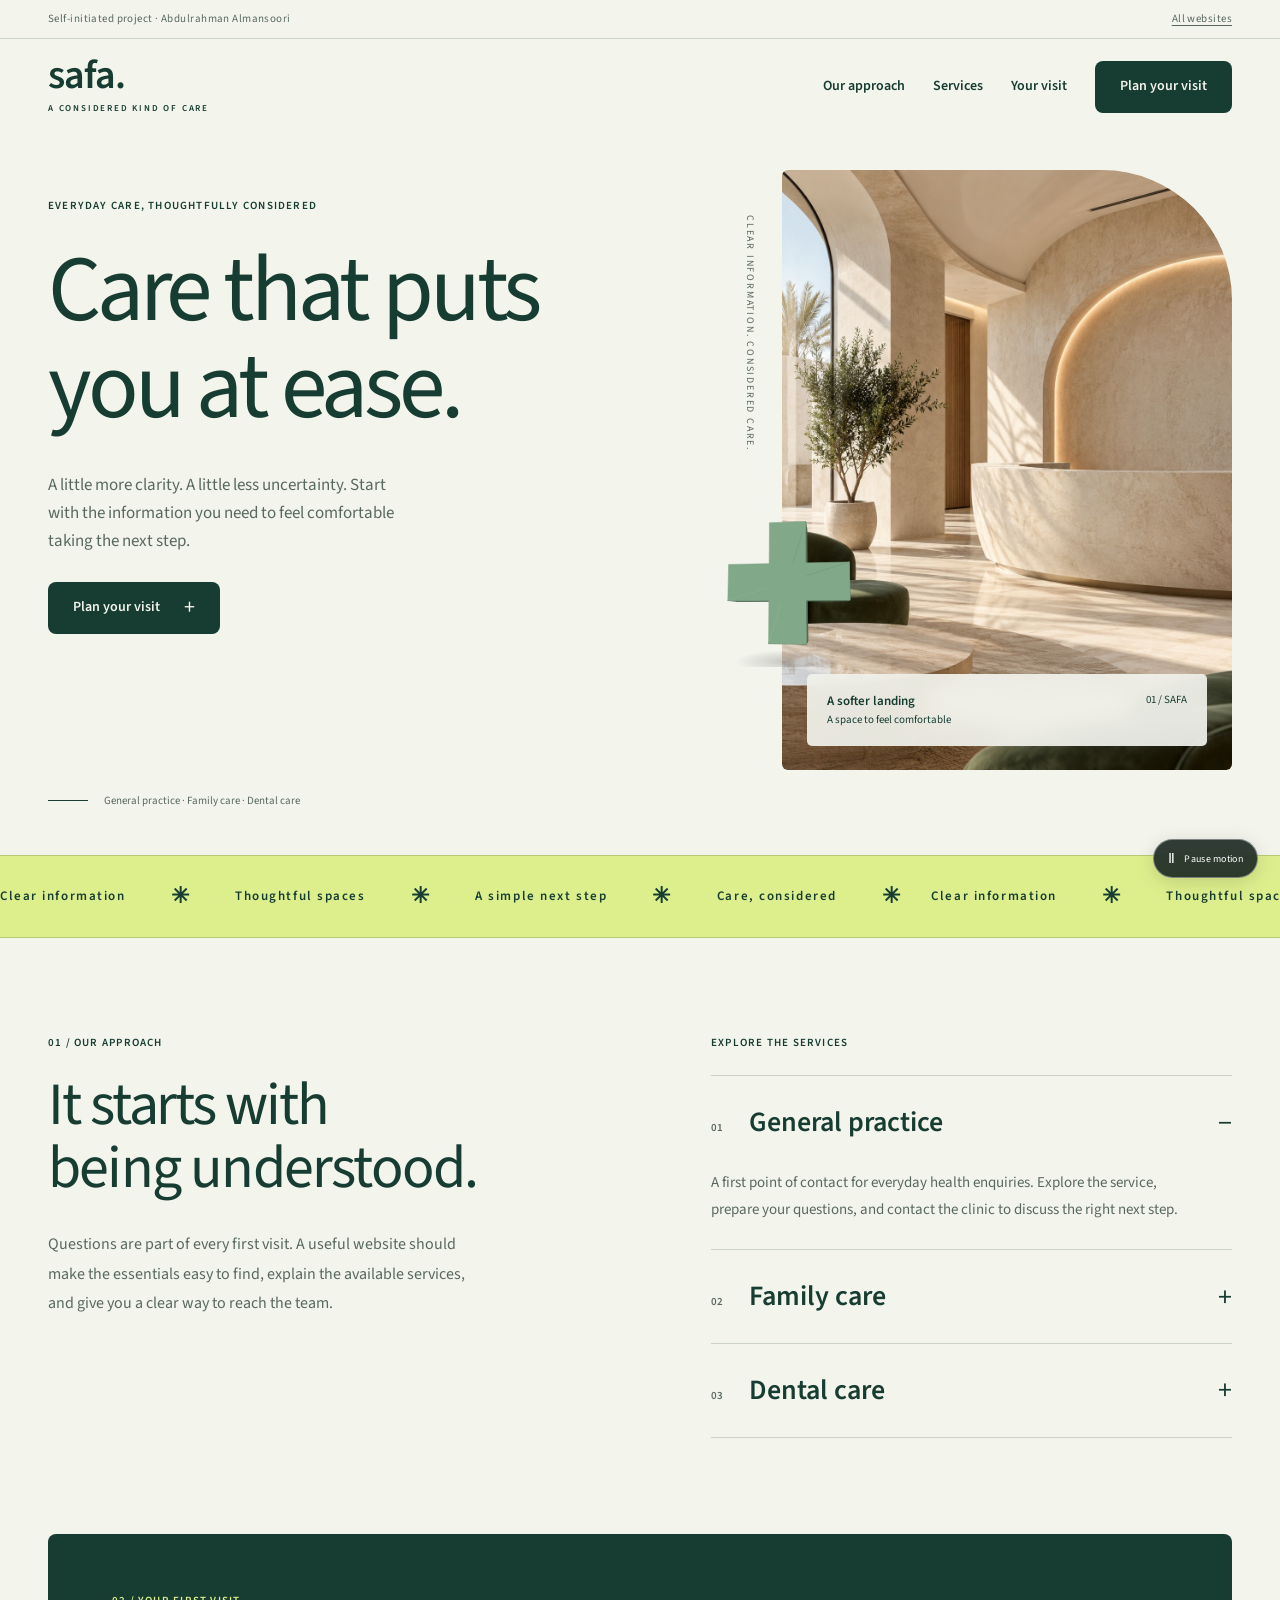
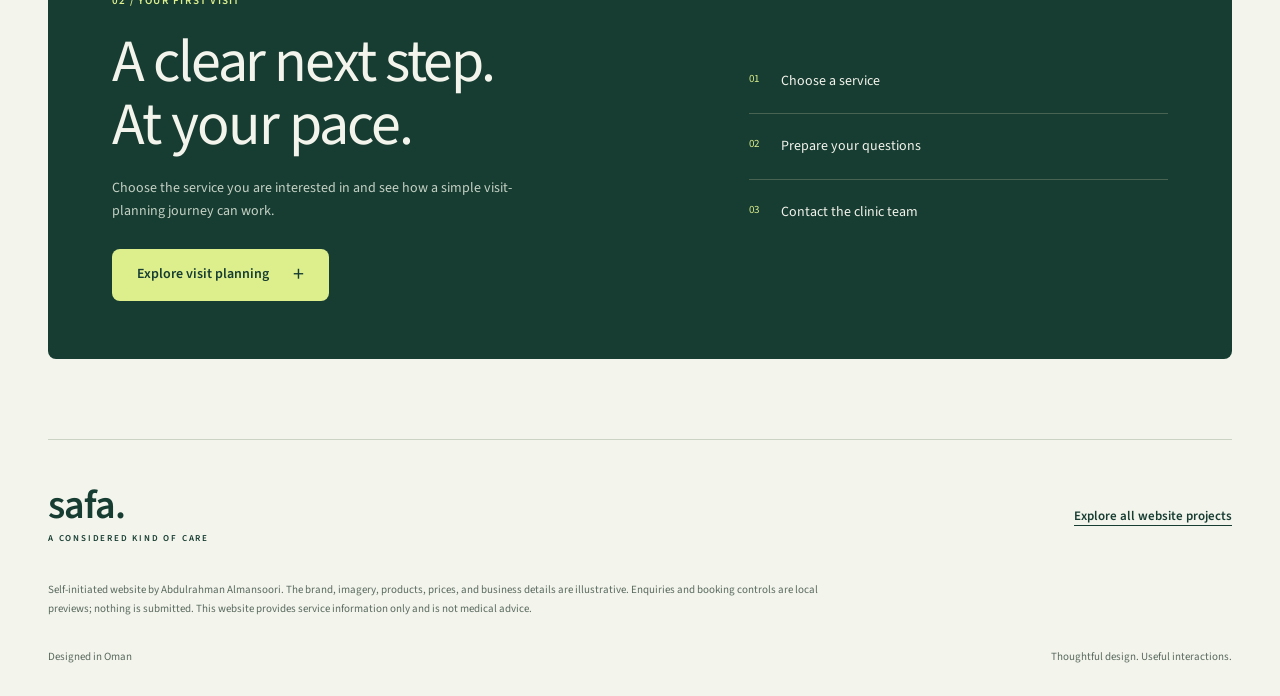
<file: sample-pages/clinic.html>
<!DOCTYPE html>
<html lang="en"><head><meta charset="utf-8"/><meta content="width=device-width,initial-scale=1" name="viewport"/><meta content="A considered clinic website: clear service information, visit planning, and a calmer contact journey." name="description"/><meta content="#173d32" name="theme-color"/><title>Safa Clinic | Website Project by Abdulrahman</title><link href="https://fonts.googleapis.com" rel="preconnect"/><link crossorigin="" href="https://fonts.gstatic.com" rel="preconnect"/><link href="premium.css?v=3" rel="stylesheet"/><link href="data:image/svg+xml,%3Csvg%20xmlns%3D%22http%3A//www.w3.org/2000/svg%22%20viewBox%3D%220%200%2040%2040%22%3E%3Crect%20width%3D%2240%22%20height%3D%2240%22%20rx%3D%2210%22%20fill%3D%22%23173d32%22/%3E%3Ctext%20x%3D%2220%22%20y%3D%2228%22%20text-anchor%3D%22middle%22%20font-family%3D%22Georgia%22%20font-size%3D%2229%22%20fill%3D%22white%22%3ES%3C/text%3E%3C/svg%3E" rel="icon" type="image/svg+xml"/></head><body class="safa"><a class="skip-link" href="#main">Skip to content</a><div class="project-context"><span>Self-initiated project · Abdulrahman Almansoori</span><a data-portfolio-link="" href="../index.html#websites">All websites</a></div><header class="site-header container"><a class="wordmark" href="clinic.html">safa.<small>A CONSIDERED KIND OF CARE</small></a><nav aria-label="Main navigation" class="nav"><a class="desktop-link" href="#approach">Our approach</a><a class="desktop-link" href="#services">Services</a><a class="desktop-link" href="#visit">Your visit</a><button class="button" data-modal="clinic">Plan your visit</button><button aria-controls="mobile-nav" aria-expanded="false" aria-label="Open navigation" class="menu-toggle">☰</button></nav><nav aria-label="Mobile navigation" class="mobile-nav" id="mobile-nav"><a href="#approach">Our approach</a><a href="#services">Services</a><a href="#visit">Your visit</a></nav></header><main id="main"><section class="safa-hero container"><div class="safa-hero-copy"><div class="eyebrow">Everyday care, thoughtfully considered</div><h1>Care that puts<br/>you at ease.</h1><p class="lead">A little more clarity. A little less uncertainty. Start with the information you need to feel comfortable taking the next step.</p><button class="button" data-modal="clinic">Plan your visit <span aria-hidden="true" class="plus">+</span></button></div><div class="safa-visual tilt" data-tilt=""><img alt="Illustrative limestone clinic reception with sculptural curves and emerald seating" fetchpriority="high" height="1402" src="assets/safa-editorial-v2.jpg" width="1122"/><div class="photo-caption"><span><strong>A softer landing</strong>A space to feel comfortable</span><span>01 / SAFA</span></div></div><div class="safa-orbit"><div class="sculpture-wrap semantic-object cross-object"><canvas aria-label="Dimensional medical cross. Move your pointer or use the arrow keys to rotate." class="sculpture" data-color="#6d9679" data-shape="cross" role="img" tabindex="0"></canvas></div></div><div class="safa-side-note">CLEAR INFORMATION. CONSIDERED CARE.</div><div class="safa-bottom-note"><span class="line"></span><span>General practice · Family care · Dental care</span></div></section><div aria-hidden="true" class="marquee safa-ticker"><div class="marquee-track"><span>Clear information</span><span aria-hidden="true" class="ticker-dot">✳</span><span>Thoughtful spaces</span><span aria-hidden="true" class="ticker-dot">✳</span><span>A simple next step</span><span aria-hidden="true" class="ticker-dot">✳</span><span>Care, considered</span><span aria-hidden="true" class="ticker-dot">✳</span></div><div class="marquee-track"><span>Clear information</span><span aria-hidden="true" class="ticker-dot">✳</span><span>Thoughtful spaces</span><span aria-hidden="true" class="ticker-dot">✳</span><span>A simple next step</span><span aria-hidden="true" class="ticker-dot">✳</span><span>Care, considered</span><span aria-hidden="true" class="ticker-dot">✳</span></div></div><section class="section container safa-intro" id="approach"><div class="reveal"><div class="eyebrow section-kicker">01 / Our approach</div><h2>It starts with<br/><em class="serif">being understood.</em></h2><p class="intro-copy">Questions are part of every first visit. A useful website should make the essentials easy to find, explain the available services, and give you a clear way to reach the team.</p></div><div class="safa-services reveal" id="services"><div class="eyebrow section-kicker">Explore the services</div><div class="accordion"><details open=""><summary><span><span class="index">01</span>General practice</span></summary><p>A first point of contact for everyday health enquiries. Explore the service, prepare your questions, and contact the clinic to discuss the right next step.</p></details><details><summary><span><span class="index">02</span>Family care</span></summary><p>Practical information for planning a family visit, from general enquiries to what you may want to bring and discuss with the team.</p></details><details><summary><span><span class="index">03</span>Dental care</span></summary><p>A clear introduction to routine dental services and a simple way to ask about availability. Individual treatment details belong in a discussion with a qualified professional.</p></details></div></div></section><section class="safa-visit container reveal" id="visit"><div><div class="eyebrow" style="color:#ddef8d;margin-bottom:22px">02 / Your first visit</div><h2>A clear next step.<br/><em class="serif">At your pace.</em></h2><p>Choose the service you are interested in and see how a simple visit-planning journey can work.</p><button class="button accent" data-modal="clinic">Explore visit planning <span aria-hidden="true" class="plus">+</span></button></div><ol class="visit-list"><li><span>01</span>Choose a service</li><li><span>02</span>Prepare your questions</li><li><span>03</span>Contact the clinic team</li></ol></section></main><footer class="footer container"><div class="footer-main"><div class="wordmark">safa.<small>A CONSIDERED KIND OF CARE</small></div><a class="small-link" data-portfolio-link="" href="../index.html#websites">Explore all website projects</a></div><p class="footer-note">Self-initiated website by Abdulrahman Almansoori. The brand, imagery, products, prices, and business details are illustrative. Enquiries and booking controls are local previews; nothing is submitted. This website provides service information only and is not medical advice.</p><div class="footer-bottom"><span>Designed in Oman</span><span>Thoughtful design. Useful interactions.</span></div></footer><button aria-label="Pause motion" aria-pressed="false" class="motion-control"><span aria-hidden="true">Ⅱ</span><span class="motion-label">Pause motion</span></button><dialog aria-labelledby="dialog-title" class="dialog" id="project-dialog"><div class="dialog-top"><span class="eyebrow">Interactive preview</span><button aria-label="Close preview" class="dialog-close">×</button></div><div class="dialog-body" id="dialog-body"></div></dialog><script defer="" src="premium.js?v=3"></script></body></html>
</file>
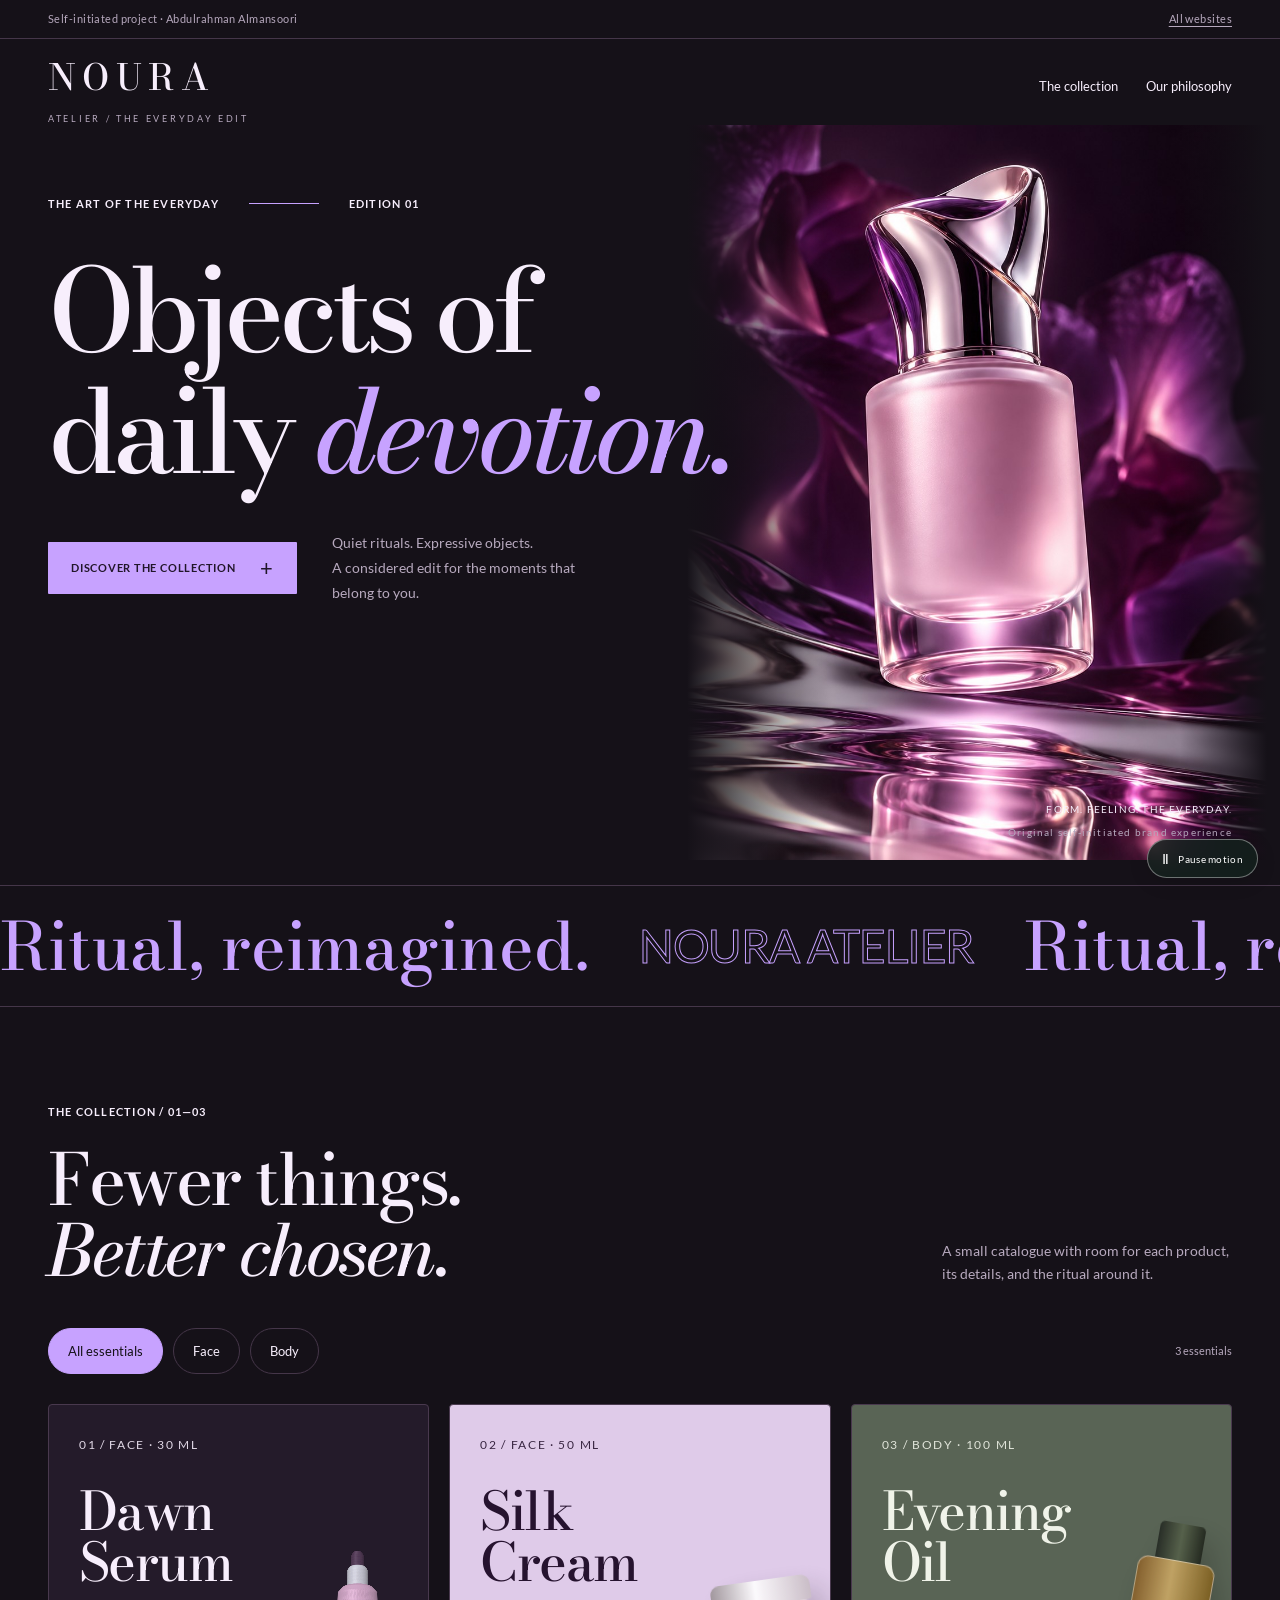
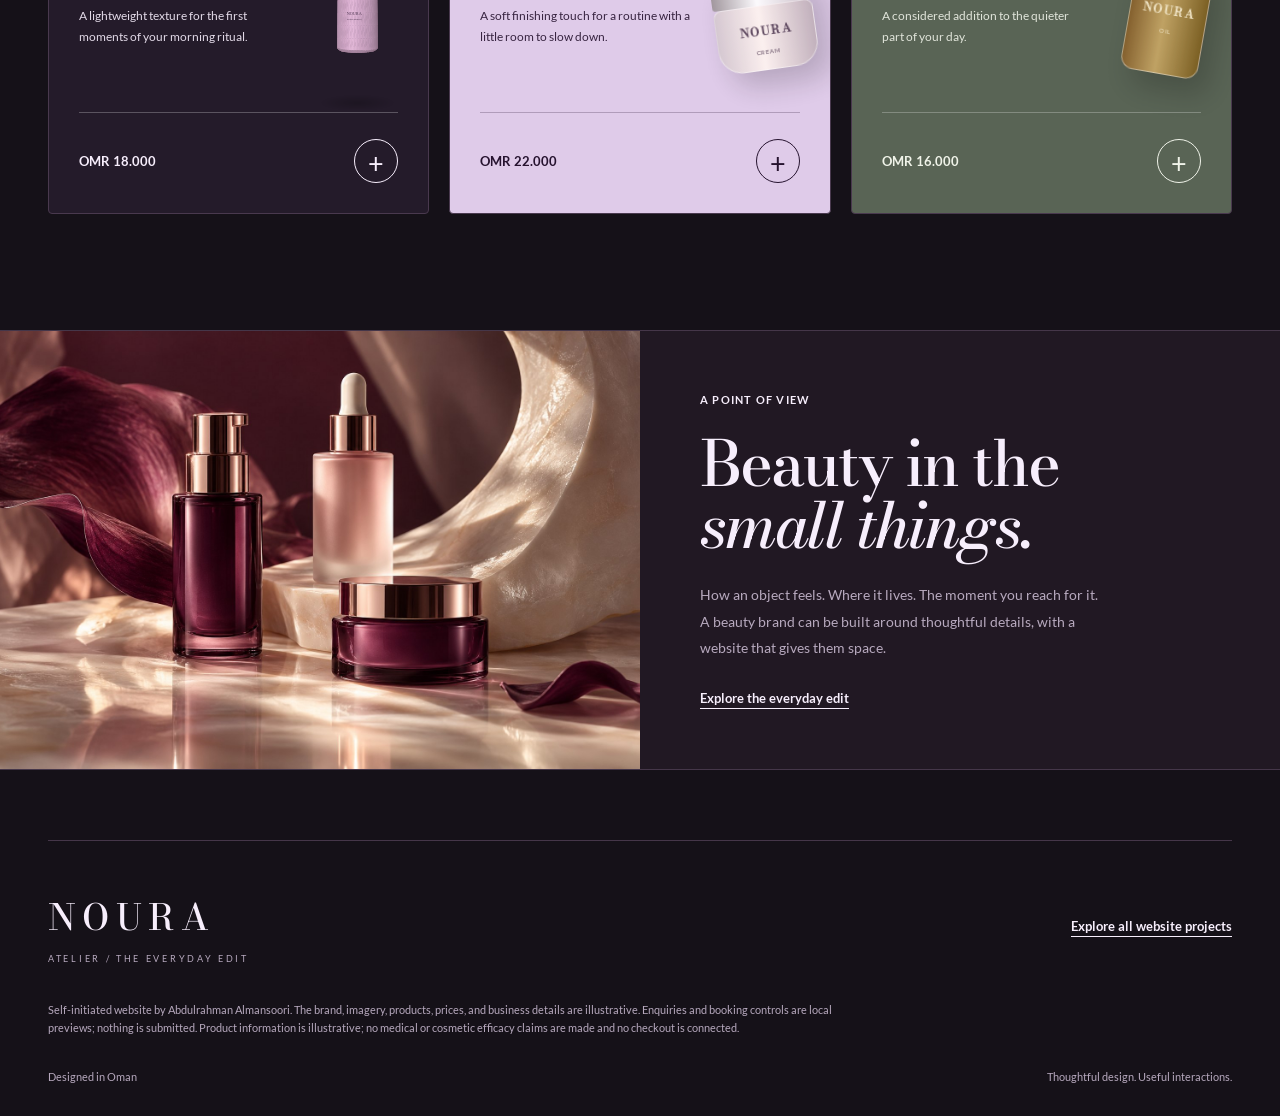
<file: sample-pages/cosmetics.html>
<!DOCTYPE html>

<html lang="en"><head><meta charset="utf-8"/><meta content="width=device-width,initial-scale=1" name="viewport"/><meta content="An editorial beauty catalogue with expressive product design, category discovery, and interactive details." name="description"/><meta content="#151118" name="theme-color"/><title>Noura Atelier | Website Project by Abdulrahman</title><link href="https://fonts.googleapis.com" rel="preconnect"/><link crossorigin="" href="https://fonts.gstatic.com" rel="preconnect"/><link href="premium.css?v=3" rel="stylesheet"/><link href="data:image/svg+xml,%3Csvg%20xmlns%3D%22http%3A//www.w3.org/2000/svg%22%20viewBox%3D%220%200%2040%2040%22%3E%3Crect%20width%3D%2240%22%20height%3D%2240%22%20rx%3D%2210%22%20fill%3D%22%23151118%22/%3E%3Ctext%20x%3D%2220%22%20y%3D%2228%22%20text-anchor%3D%22middle%22%20font-family%3D%22Georgia%22%20font-size%3D%2229%22%20fill%3D%22white%22%3EN%3C/text%3E%3C/svg%3E" rel="icon" type="image/svg+xml"/></head><body class="noura"><a class="skip-link" href="#main">Skip to content</a><div class="project-context"><span>Self-initiated project · Abdulrahman Almansoori</span><a data-portfolio-link="" href="../index.html#websites">All websites</a></div><header class="site-header container"><a class="wordmark" href="cosmetics.html">NOURA<small>ATELIER / THE EVERYDAY EDIT</small></a><nav aria-label="Main navigation" class="nav"><a class="desktop-link" href="#collection">The collection</a><a class="desktop-link" href="#philosophy">Our philosophy</a><button aria-controls="mobile-nav" aria-expanded="false" aria-label="Open navigation" class="menu-toggle">☰</button></nav><nav aria-label="Mobile navigation" class="mobile-nav" id="mobile-nav"><a href="#collection">The collection</a><a href="#philosophy">Our philosophy</a></nav></header><main id="main"><section class="noura-hero container"><div class="hero-label"><span class="eyebrow">The art of the everyday</span><span class="line"></span><span class="eyebrow">Edition 01</span></div><h1>Objects of<br/>daily <em>devotion.</em></h1><div class="noura-copy"><a class="button" href="#collection">Discover the collection <span aria-hidden="true" class="plus">+</span></a><p>Quiet rituals. Expressive objects.<br/>A considered edit for the moments that belong to you.</p></div><div class="noura-art tilt" data-tilt=""><img alt="Illustrative frosted pink serum bottle with sculptural chrome cap and orchid reflections" fetchpriority="high" height="1402" src="assets/noura-editorial-v2.jpg" width="1122"/></div><div class="noura-edition">FORM. FEELING. THE EVERYDAY.<span>Original self-initiated brand experience</span></div></section><div aria-hidden="true" class="noura-marquee marquee"><div class="marquee-track"><span>Ritual, reimagined.</span><span class="outline-word">NOURA ATELIER</span><span>Ritual, reimagined.</span><span class="outline-word">NOURA ATELIER</span></div><div class="marquee-track"><span>Ritual, reimagined.</span><span class="outline-word">NOURA ATELIER</span><span>Ritual, reimagined.</span><span class="outline-word">NOURA ATELIER</span></div></div><section class="section container" id="collection"><div class="section-top reveal"><div><div class="eyebrow section-kicker">The collection / 01—03</div><h2>Fewer things.<br/><em>Better chosen.</em></h2></div><p>A small catalogue with room for each product, its details, and the ritual around it.</p></div><div aria-label="Product categories" class="filter-bar"><button aria-pressed="true" class="filter" data-filter="all">All essentials</button><button aria-pressed="false" class="filter" data-filter="face">Face</button><button aria-pressed="false" class="filter" data-filter="body">Body</button><span aria-live="polite" class="filter-status">3 essentials</span></div><div class="noura-products"><article class="noura-product reveal" data-category="face"><span class="product-index">01 / FACE · 30 ML</span><h3>Dawn<br/>Serum</h3><p>A lightweight texture for the first moments of your morning ritual.</p><div class="product-model"><div class="sculpture-wrap semantic-object bottle-object"><canvas aria-label="Dimensional serum bottle. Move your pointer or use the arrow keys to rotate." class="sculpture" data-color="#e8c9e4" data-shape="bottle" role="img" tabindex="0"></canvas></div></div><div class="product-meta"><strong>OMR 18.000</strong><button aria-label="Explore Dawn Serum" class="product-detail" data-product="dawn">+</button></div></article><article class="noura-product reveal" data-category="face"><span class="product-index">02 / FACE · 50 ML</span><h3>Silk<br/>Cream</h3><p>A soft finishing touch for a routine with a little room to slow down.</p><div aria-hidden="true" class="product-package cream"><span class="package-cap"></span><span class="package-body"><b>NOURA</b><small>CREAM</small></span></div><div class="product-meta"><strong>OMR 22.000</strong><button aria-label="Explore Silk Cream" class="product-detail" data-product="silk">+</button></div></article><article class="noura-product reveal" data-category="body"><span class="product-index">03 / BODY · 100 ML</span><h3>Evening<br/>Oil</h3><p>A considered addition to the quieter part of your day.</p><div aria-hidden="true" class="product-package oil"><span class="package-cap"></span><span class="package-body"><b>NOURA</b><small>OIL</small></span></div><div class="product-meta"><strong>OMR 16.000</strong><button aria-label="Explore Evening Oil" class="product-detail" data-product="evening">+</button></div></article></div></section><section class="noura-editorial" id="philosophy"><div class="noura-editorial-image"><img alt="Illustrative beauty products on reflective sculptural surfaces" height="1024" loading="lazy" src="assets/cosmetics.jpg" width="1536"/></div><div class="noura-editorial-copy reveal"><div class="eyebrow section-kicker">A point of view</div><h2>Beauty in the<br/><em>small things.</em></h2><p>How an object feels. Where it lives. The moment you reach for it. A beauty brand can be built around thoughtful details, with a website that gives them space.</p><a class="small-link" href="#collection">Explore the everyday edit</a></div></section></main><footer class="footer container"><div class="footer-main"><div class="wordmark">NOURA<small>ATELIER / THE EVERYDAY EDIT</small></div><a class="small-link" data-portfolio-link="" href="../index.html#websites">Explore all website projects</a></div><p class="footer-note">Self-initiated website by Abdulrahman Almansoori. The brand, imagery, products, prices, and business details are illustrative. Enquiries and booking controls are local previews; nothing is submitted. Product information is illustrative; no medical or cosmetic efficacy claims are made and no checkout is connected.</p><div class="footer-bottom"><span>Designed in Oman</span><span>Thoughtful design. Useful interactions.</span></div></footer><button aria-label="Pause motion" aria-pressed="false" class="motion-control"><span aria-hidden="true">Ⅱ</span><span class="motion-label">Pause motion</span></button><dialog aria-labelledby="dialog-title" class="dialog" id="project-dialog"><div class="dialog-top"><span class="eyebrow">Interactive preview</span><button aria-label="Close preview" class="dialog-close">×</button></div><div class="dialog-body" id="dialog-body"></div></dialog><script defer="" src="premium.js?v=3"></script></body></html>
</file>
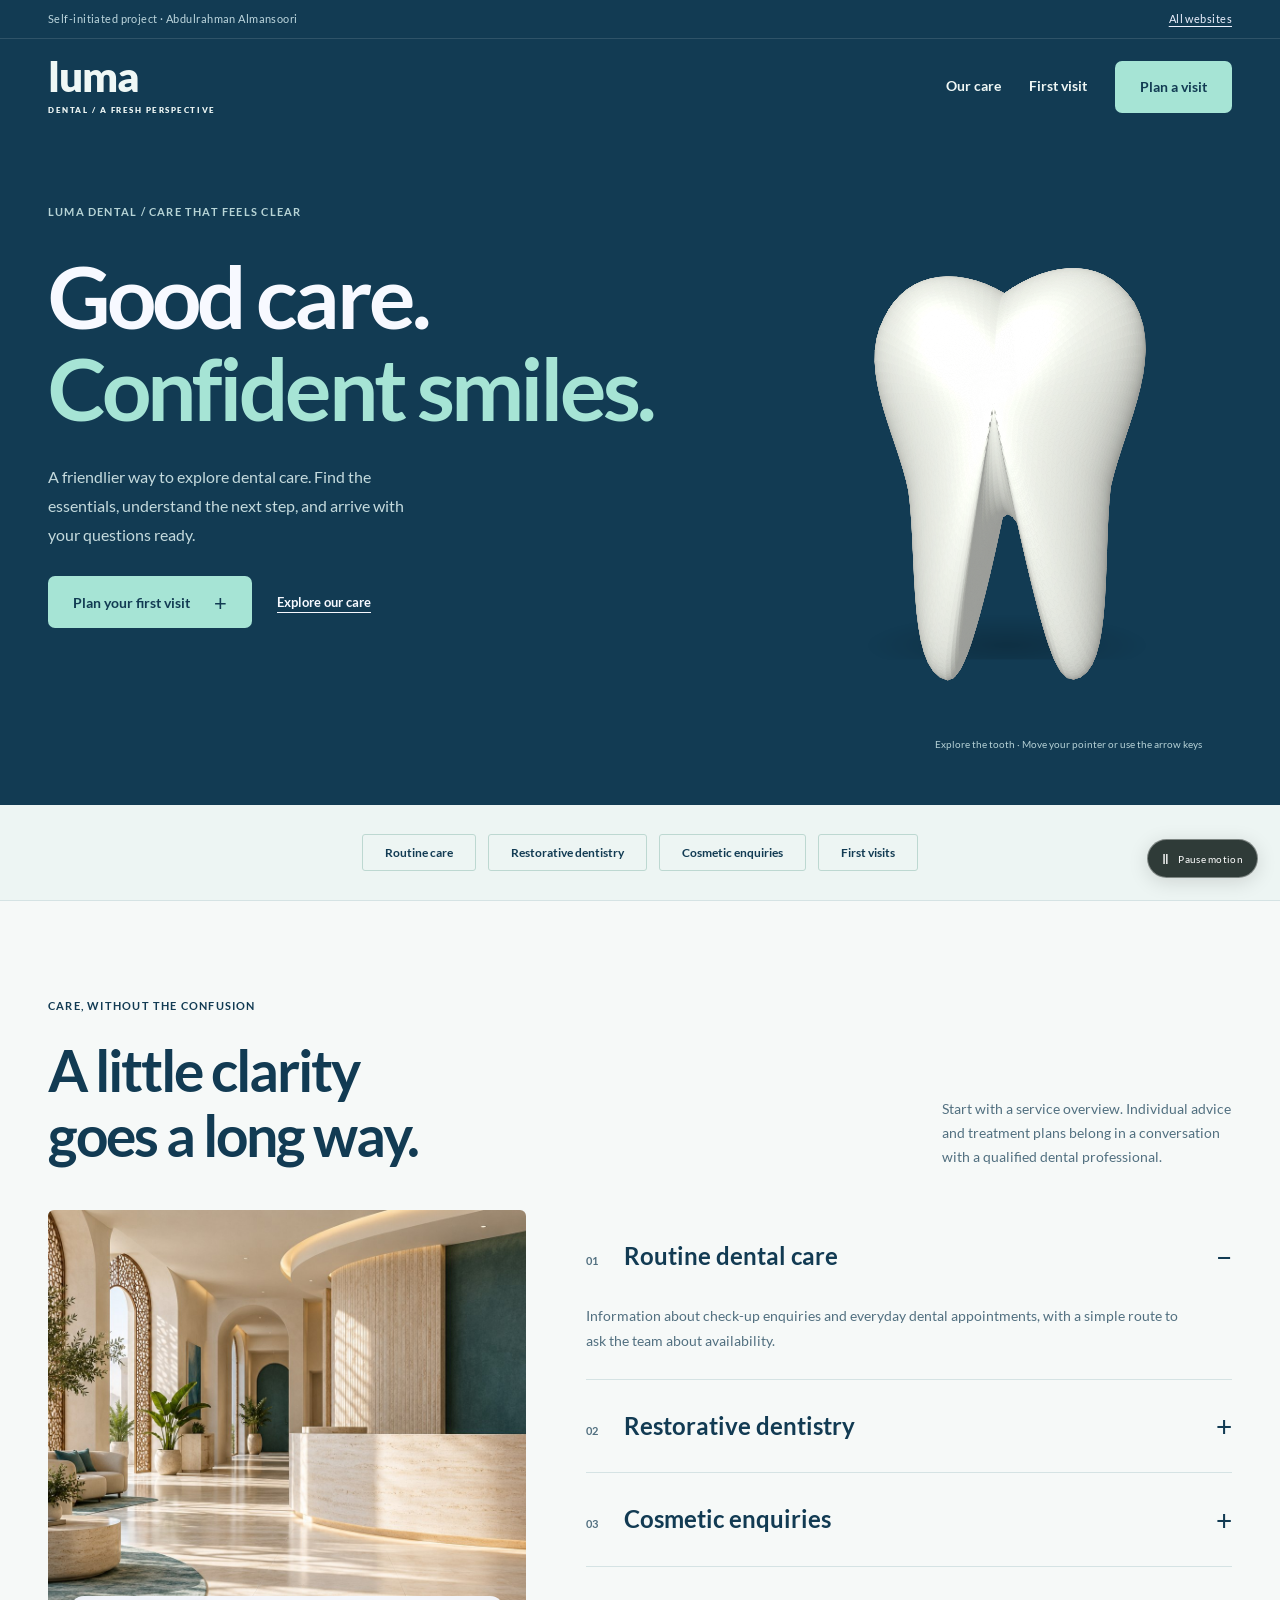
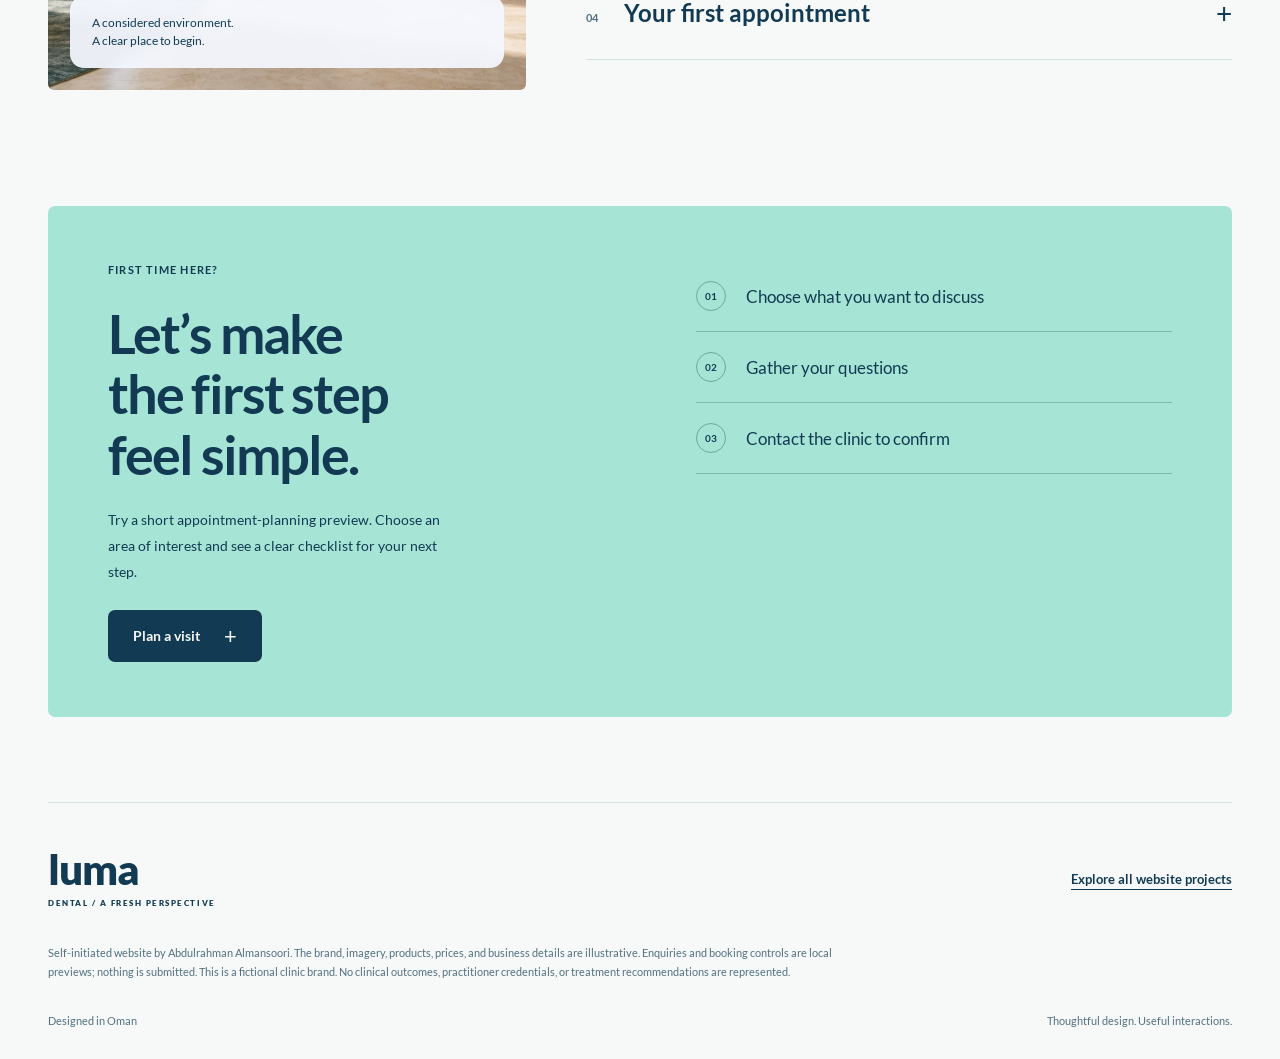
<file: sample-pages/dental.html>
<!DOCTYPE html>
<html lang="en"><head><meta charset="utf-8"/><meta content="width=device-width,initial-scale=1" name="viewport"/><meta content="A bright dental website with clear treatment categories and an approachable appointment-planning preview." name="description"/><meta content="#1429a9" name="theme-color"/><title>Luma Dental | Website Project by Abdulrahman</title><link href="https://fonts.googleapis.com" rel="preconnect"/><link crossorigin="" href="https://fonts.gstatic.com" rel="preconnect"/><link href="premium.css?v=3" rel="stylesheet"/><link href="data:image/svg+xml,%3Csvg%20xmlns%3D%22http%3A//www.w3.org/2000/svg%22%20viewBox%3D%220%200%2040%2040%22%3E%3Crect%20width%3D%2240%22%20height%3D%2240%22%20rx%3D%2210%22%20fill%3D%22%231429a9%22/%3E%3Ctext%20x%3D%2220%22%20y%3D%2228%22%20text-anchor%3D%22middle%22%20font-family%3D%22Georgia%22%20font-size%3D%2229%22%20fill%3D%22white%22%3EL%3C/text%3E%3C/svg%3E" rel="icon" type="image/svg+xml"/></head><body class="luma"><a class="skip-link" href="#main">Skip to content</a><div class="project-context"><span>Self-initiated project · Abdulrahman Almansoori</span><a data-portfolio-link="" href="../index.html#websites">All websites</a></div><div class="header-wrap"><header class="site-header container"><a class="wordmark" href="dental.html">luma<small>DENTAL / A FRESH PERSPECTIVE</small></a><nav aria-label="Main navigation" class="nav"><a class="desktop-link" href="#care">Our care</a><a class="desktop-link" href="#first-visit">First visit</a><button class="button" data-modal="dental">Plan a visit</button><button aria-controls="mobile-nav" aria-expanded="false" aria-label="Open navigation" class="menu-toggle">☰</button></nav><nav aria-label="Mobile navigation" class="mobile-nav" id="mobile-nav"><a href="#care">Our care</a><a href="#first-visit">First visit</a></nav></header></div><main id="main"><section class="luma-hero"><div class="container"><div class="eyebrow">LUMA DENTAL / CARE THAT FEELS CLEAR</div><h1>Good care.<br/><span>Confident smiles.</span></h1><p class="lead">A friendlier way to explore dental care. Find the essentials, understand the next step, and arrive with your questions ready.</p><div class="hero-actions"><button class="button" data-modal="dental">Plan your first visit <span aria-hidden="true" class="plus">+</span></button><a class="small-link" href="#care">Explore our care</a></div><div class="luma-orbit"><div class="sculpture-wrap semantic-object tooth-object"><canvas aria-label="Interactive three-dimensional molar tooth. Move your pointer or use the arrow keys to rotate." class="sculpture" data-color="#f9faf5" data-shape="tooth" role="img" tabindex="0"></canvas></div></div><div class="luma-hero-bottom">Explore the tooth · Move your pointer or use the arrow keys</div></div></section><div class="luma-pill-strip"><span>Routine care</span><span>Restorative dentistry</span><span>Cosmetic enquiries</span><span>First visits</span></div><section class="section container" id="care"><div class="section-top reveal"><div><div class="eyebrow section-kicker">Care, without the confusion</div><h2>A little clarity<br/>goes a long way.</h2></div><p>Start with a service overview. Individual advice and treatment plans belong in a conversation with a qualified dental professional.</p></div><div class="luma-services"><div class="service-photo tilt" data-tilt=""><img alt="Illustrative bright clinic environment with a calm reception space" height="1024" loading="lazy" src="assets/clinic.jpg" width="1536"/><div class="photo-label">A considered environment.<br/>A clear place to begin.</div></div><div class="accordion"><details open=""><summary><span><span class="index">01</span>Routine dental care</span></summary><p>Information about check-up enquiries and everyday dental appointments, with a simple route to ask the team about availability.</p></details><details><summary><span><span class="index">02</span>Restorative dentistry</span></summary><p>A clear introduction to the area of care and the questions you may want to discuss at an initial consultation.</p></details><details><summary><span><span class="index">03</span>Cosmetic enquiries</span></summary><p>Explore how a clinic can explain its services without promising a particular result. Suitability is assessed by a qualified professional.</p></details><details><summary><span><span class="index">04</span>Your first appointment</span></summary><p>Prepare a list of your questions and ask the clinic what to bring. No personal health information is collected in this website preview.</p></details></div></div></section><section class="luma-first-visit container reveal" id="first-visit"><div><div class="eyebrow">First time here?</div><h2>Let’s make<br/>the first step<br/>feel simple.</h2><p>Try a short appointment-planning preview. Choose an area of interest and see a clear checklist for your next step.</p><button class="button" data-modal="dental">Plan a visit <span aria-hidden="true" class="plus">+</span></button></div><ol class="luma-steps"><li><span>01</span>Choose what you want to discuss</li><li><span>02</span>Gather your questions</li><li><span>03</span>Contact the clinic to confirm</li></ol></section></main><footer class="footer container"><div class="footer-main"><div class="wordmark">luma<small>DENTAL / A FRESH PERSPECTIVE</small></div><a class="small-link" data-portfolio-link="" href="../index.html#websites">Explore all website projects</a></div><p class="footer-note">Self-initiated website by Abdulrahman Almansoori. The brand, imagery, products, prices, and business details are illustrative. Enquiries and booking controls are local previews; nothing is submitted. This is a fictional clinic brand. No clinical outcomes, practitioner credentials, or treatment recommendations are represented.</p><div class="footer-bottom"><span>Designed in Oman</span><span>Thoughtful design. Useful interactions.</span></div></footer><button aria-label="Pause motion" aria-pressed="false" class="motion-control"><span aria-hidden="true">Ⅱ</span><span class="motion-label">Pause motion</span></button><dialog aria-labelledby="dialog-title" class="dialog" id="project-dialog"><div class="dialog-top"><span class="eyebrow">Interactive preview</span><button aria-label="Close preview" class="dialog-close">×</button></div><div class="dialog-body" id="dialog-body"></div></dialog><script defer="" src="premium.js?v=3"></script></body></html>
</file>
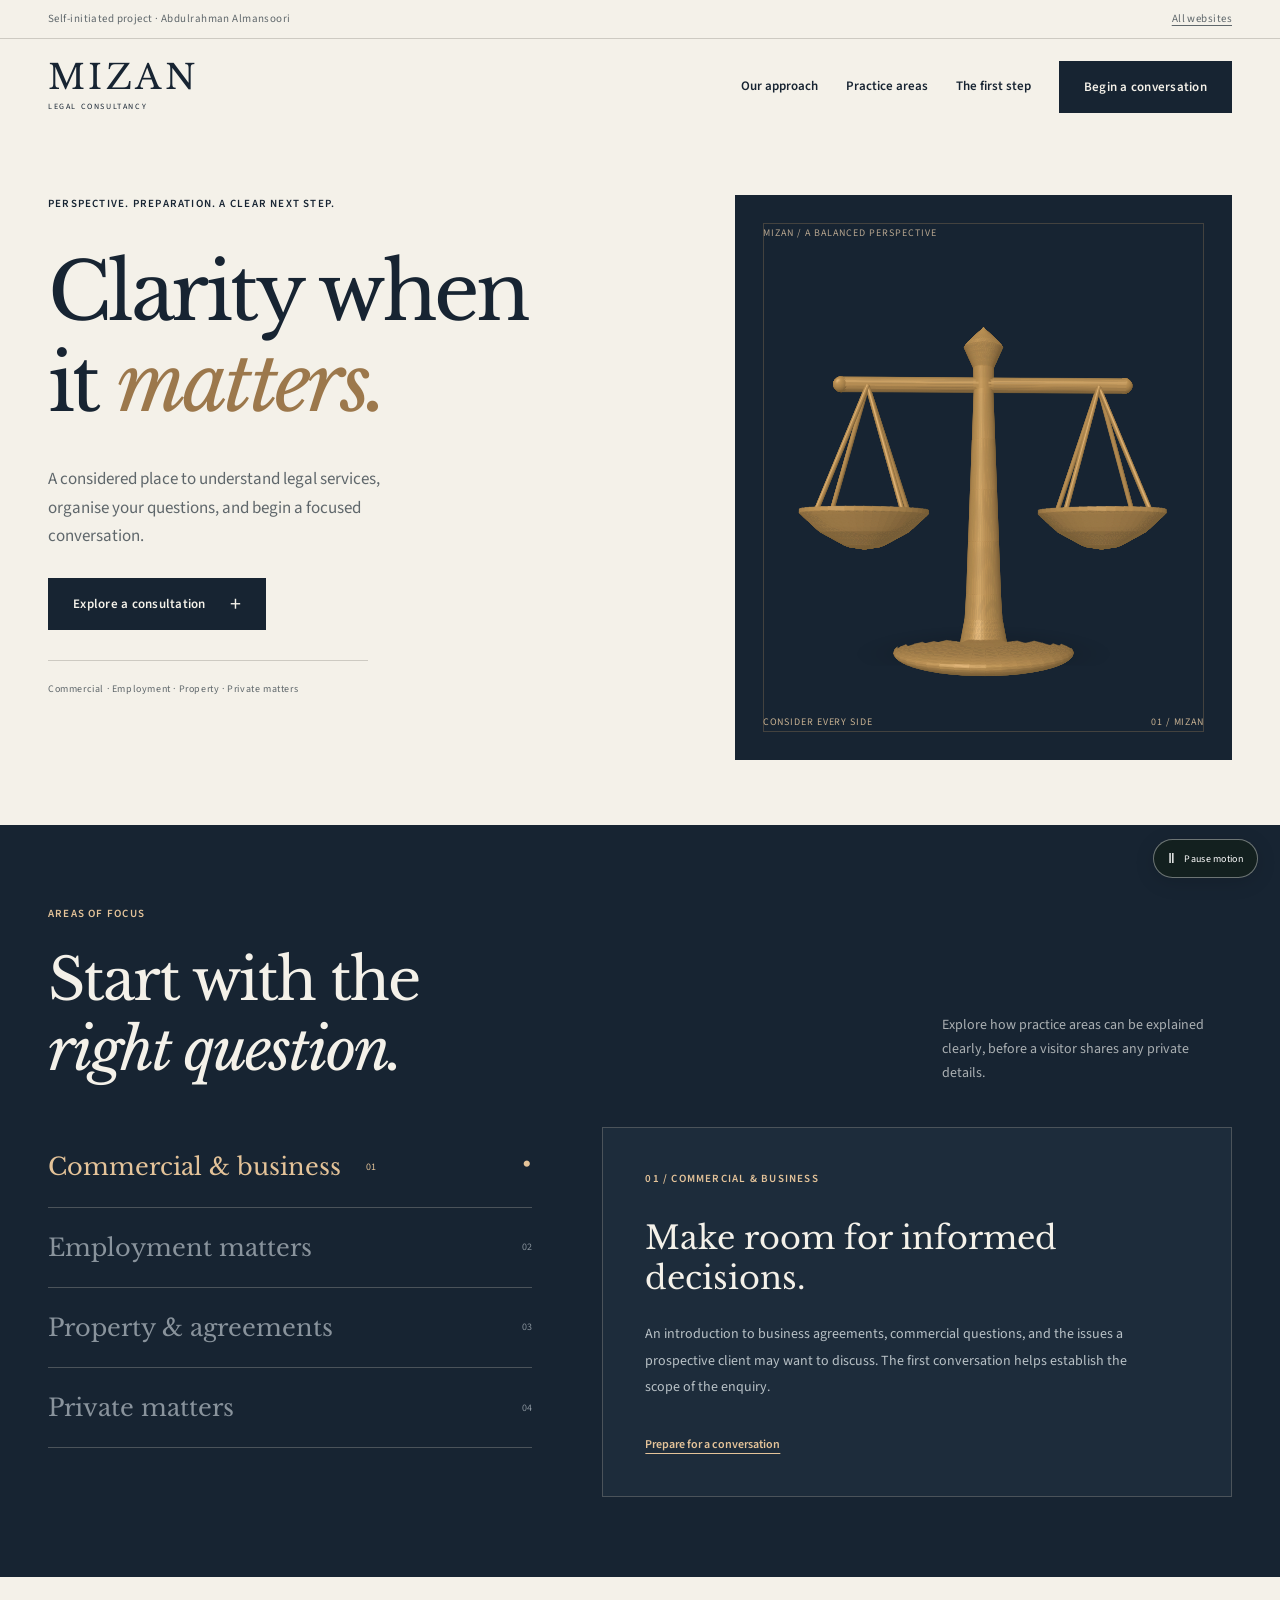
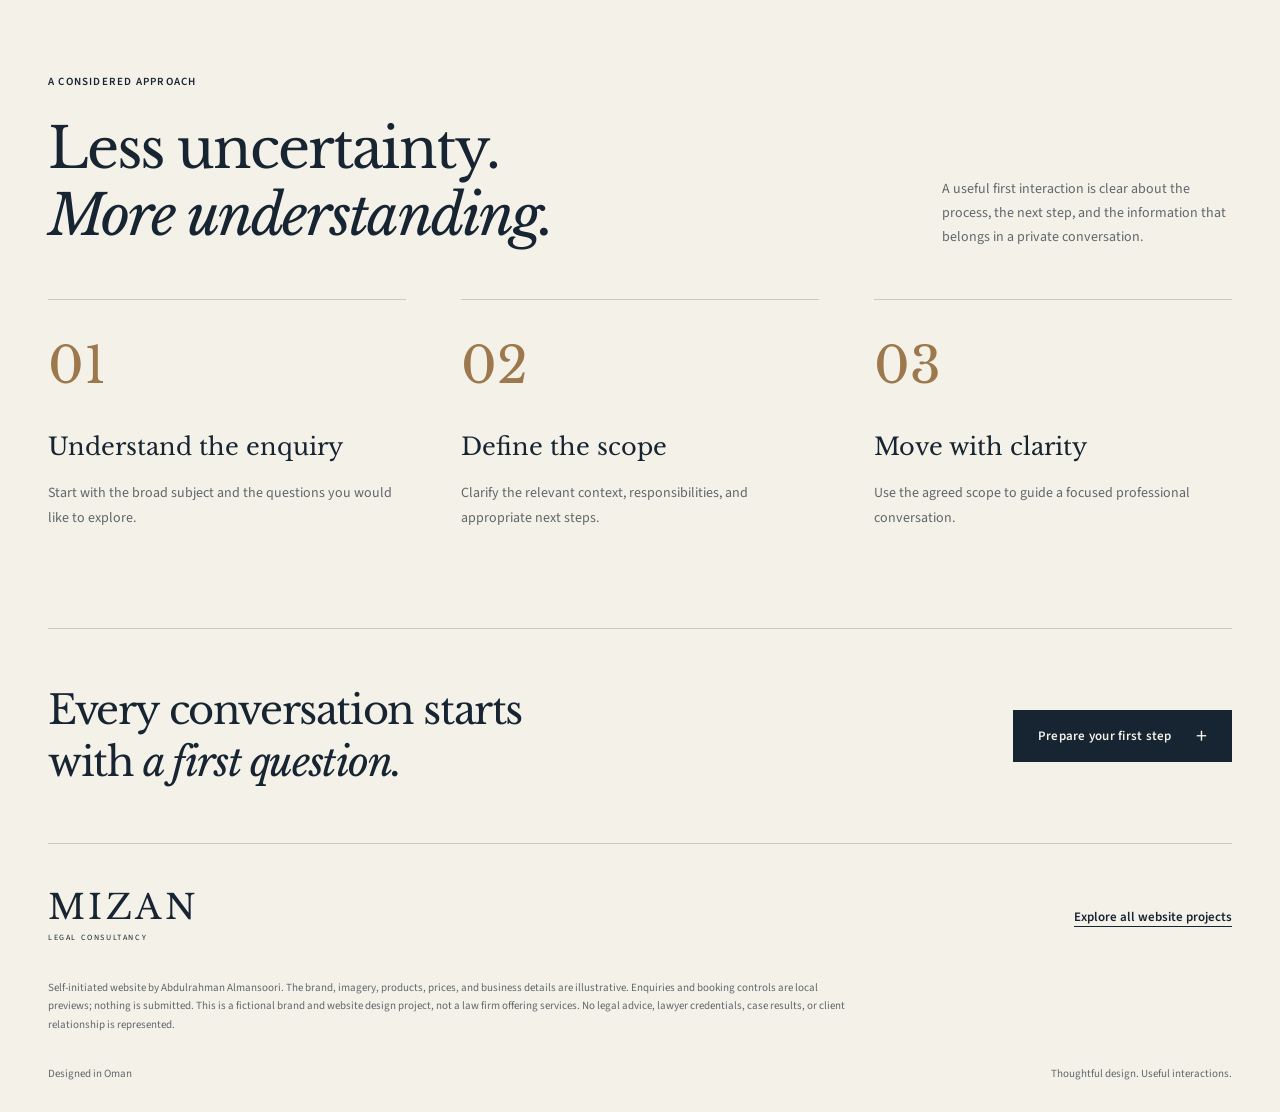
<file: sample-pages/legal.html>
<!DOCTYPE html>
<html lang="en"><head><meta charset="utf-8"/><meta content="width=device-width,initial-scale=1" name="viewport"/><meta content="A refined legal consultancy website with clear practice areas and a privacy-conscious consultation preview." name="description"/><meta content="#172432" name="theme-color"/><title>Mizan Legal | Website Project by Abdulrahman</title><link href="https://fonts.googleapis.com" rel="preconnect"/><link crossorigin="" href="https://fonts.gstatic.com" rel="preconnect"/><link href="premium.css?v=3" rel="stylesheet"/><link href="data:image/svg+xml,%3Csvg%20xmlns%3D%22http%3A//www.w3.org/2000/svg%22%20viewBox%3D%220%200%2040%2040%22%3E%3Crect%20width%3D%2240%22%20height%3D%2240%22%20rx%3D%2210%22%20fill%3D%22%23172432%22/%3E%3Ctext%20x%3D%2220%22%20y%3D%2228%22%20text-anchor%3D%22middle%22%20font-family%3D%22Georgia%22%20font-size%3D%2229%22%20fill%3D%22white%22%3EM%3C/text%3E%3C/svg%3E" rel="icon" type="image/svg+xml"/></head><body class="mizan"><a class="skip-link" href="#main">Skip to content</a><div class="project-context"><span>Self-initiated project · Abdulrahman Almansoori</span><a data-portfolio-link="" href="../index.html#websites">All websites</a></div><header class="site-header container"><a class="wordmark" href="legal.html">MIZAN<small>LEGAL CONSULTANCY</small></a><nav aria-label="Main navigation" class="nav"><a class="desktop-link" href="#approach">Our approach</a><a class="desktop-link" href="#practices">Practice areas</a><a class="desktop-link" href="#first-step">The first step</a><button class="button" data-modal="legal">Begin a conversation</button><button aria-controls="mobile-nav" aria-expanded="false" aria-label="Open navigation" class="menu-toggle">☰</button></nav><nav aria-label="Mobile navigation" class="mobile-nav" id="mobile-nav"><a href="#approach">Our approach</a><a href="#practices">Practice areas</a><a href="#first-step">The first step</a></nav></header><main id="main"><section class="mizan-hero container"><div class="mizan-copy"><div class="eyebrow">Perspective. Preparation. A clear next step.</div><h1>Clarity when<br/>it <em>matters.</em></h1><p class="lead">A considered place to understand legal services, organise your questions, and begin a focused conversation.</p><button class="button" data-modal="legal">Explore a consultation <span aria-hidden="true" class="plus">+</span></button><div class="mizan-rule"></div><p class="mizan-hero-note">Commercial · Employment · Property · Private matters</p></div><div class="mizan-sculpture"><span class="mizan-index">MIZAN / A BALANCED PERSPECTIVE</span><div class="sculpture-wrap semantic-object scales-object"><canvas aria-label="Dimensional balance scales. Move your pointer or use the arrow keys to rotate." class="sculpture" data-color="#c5a271" data-shape="scales" role="img" tabindex="0"></canvas></div><div class="sculpture-caption"><span>CONSIDER EVERY SIDE</span><span>01 / MIZAN</span></div></div></section><section class="mizan-practices" id="practices"><div class="container"><div class="section-top reveal"><div><div class="eyebrow section-kicker" style="color:#e4c399">Areas of focus</div><h2>Start with the<br/><em>right question.</em></h2></div><p>Explore how practice areas can be explained clearly, before a visitor shares any private details.</p></div><div class="practice-layout"><div aria-label="Practice areas" class="practice-tabs"><button aria-pressed="true" class="practice-tab" data-practice="commercial">Commercial &amp; business<span>01</span></button><button aria-pressed="false" class="practice-tab" data-practice="employment">Employment matters<span>02</span></button><button aria-pressed="false" class="practice-tab" data-practice="property">Property &amp; agreements<span>03</span></button><button aria-pressed="false" class="practice-tab" data-practice="private">Private matters<span>04</span></button></div><div aria-live="polite" class="practice-panel" id="practice-panel"><div><div class="eyebrow">01 / Commercial &amp; business</div><h3>Make room for informed decisions.</h3><p>An introduction to business agreements, commercial questions, and the issues a prospective client may want to discuss. The first conversation helps establish the scope of the enquiry.</p></div><button class="small-link" data-modal="legal">Prepare for a conversation</button></div></div></div></section><section class="mizan-process section container" id="approach"><div class="section-top reveal"><div><div class="eyebrow section-kicker">A considered approach</div><h2>Less uncertainty.<br/><em>More understanding.</em></h2></div><p>A useful first interaction is clear about the process, the next step, and the information that belongs in a private conversation.</p></div><div class="process-grid"><article class="process reveal"><span class="num">01</span><h3>Understand the enquiry</h3><p>Start with the broad subject and the questions you would like to explore.</p></article><article class="process reveal"><span class="num">02</span><h3>Define the scope</h3><p>Clarify the relevant context, responsibilities, and appropriate next steps.</p></article><article class="process reveal"><span class="num">03</span><h3>Move with clarity</h3><p>Use the agreed scope to guide a focused professional conversation.</p></article></div></section><section class="mizan-consult container reveal" id="first-step"><h2>Every conversation starts<br/>with <em>a first question.</em></h2><button class="button" data-modal="legal">Prepare your first step <span aria-hidden="true" class="plus">+</span></button></section></main><footer class="footer container"><div class="footer-main"><div class="wordmark">MIZAN<small>LEGAL CONSULTANCY</small></div><a class="small-link" data-portfolio-link="" href="../index.html#websites">Explore all website projects</a></div><p class="footer-note">Self-initiated website by Abdulrahman Almansoori. The brand, imagery, products, prices, and business details are illustrative. Enquiries and booking controls are local previews; nothing is submitted. This is a fictional brand and website design project, not a law firm offering services. No legal advice, lawyer credentials, case results, or client relationship is represented.</p><div class="footer-bottom"><span>Designed in Oman</span><span>Thoughtful design. Useful interactions.</span></div></footer><button aria-label="Pause motion" aria-pressed="false" class="motion-control"><span aria-hidden="true">Ⅱ</span><span class="motion-label">Pause motion</span></button><dialog aria-labelledby="dialog-title" class="dialog" id="project-dialog"><div class="dialog-top"><span class="eyebrow">Interactive preview</span><button aria-label="Close preview" class="dialog-close">×</button></div><div class="dialog-body" id="dialog-body"></div></dialog><script defer="" src="premium.js?v=3"></script></body></html>
</file>
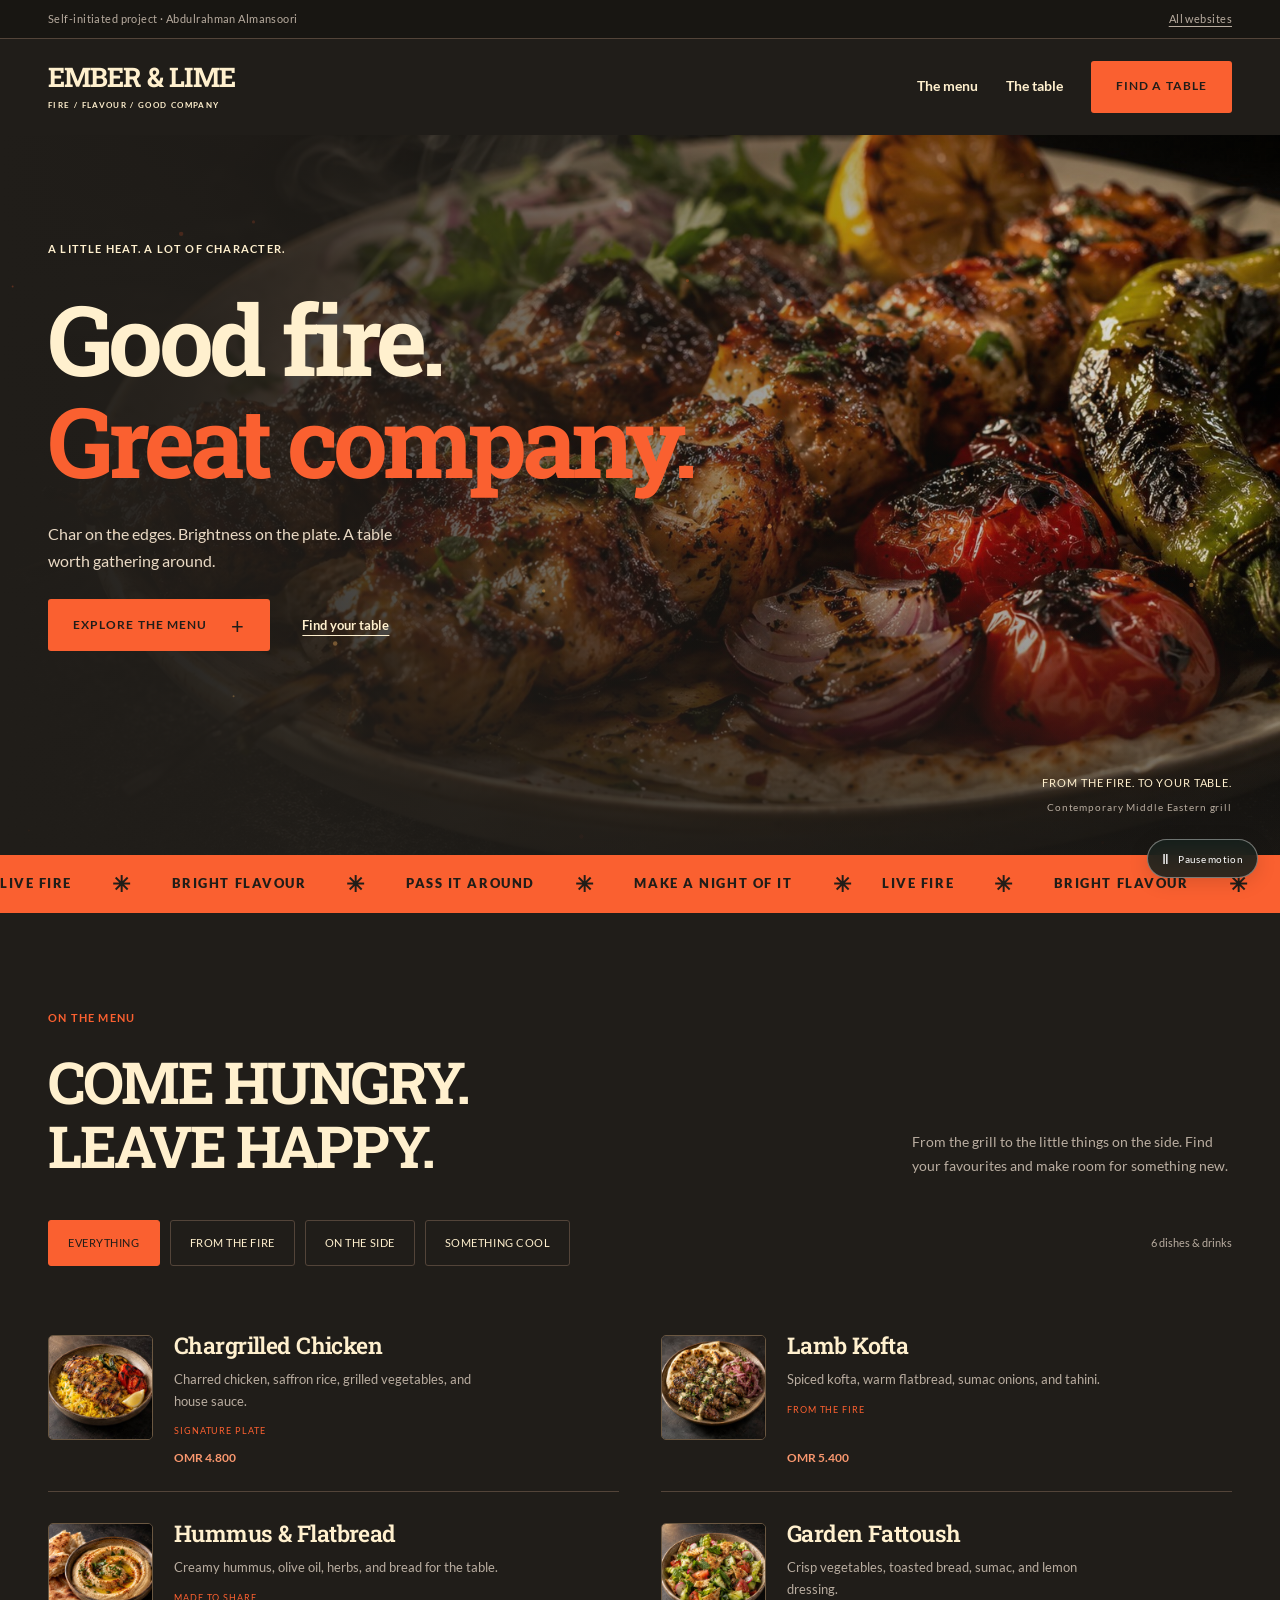
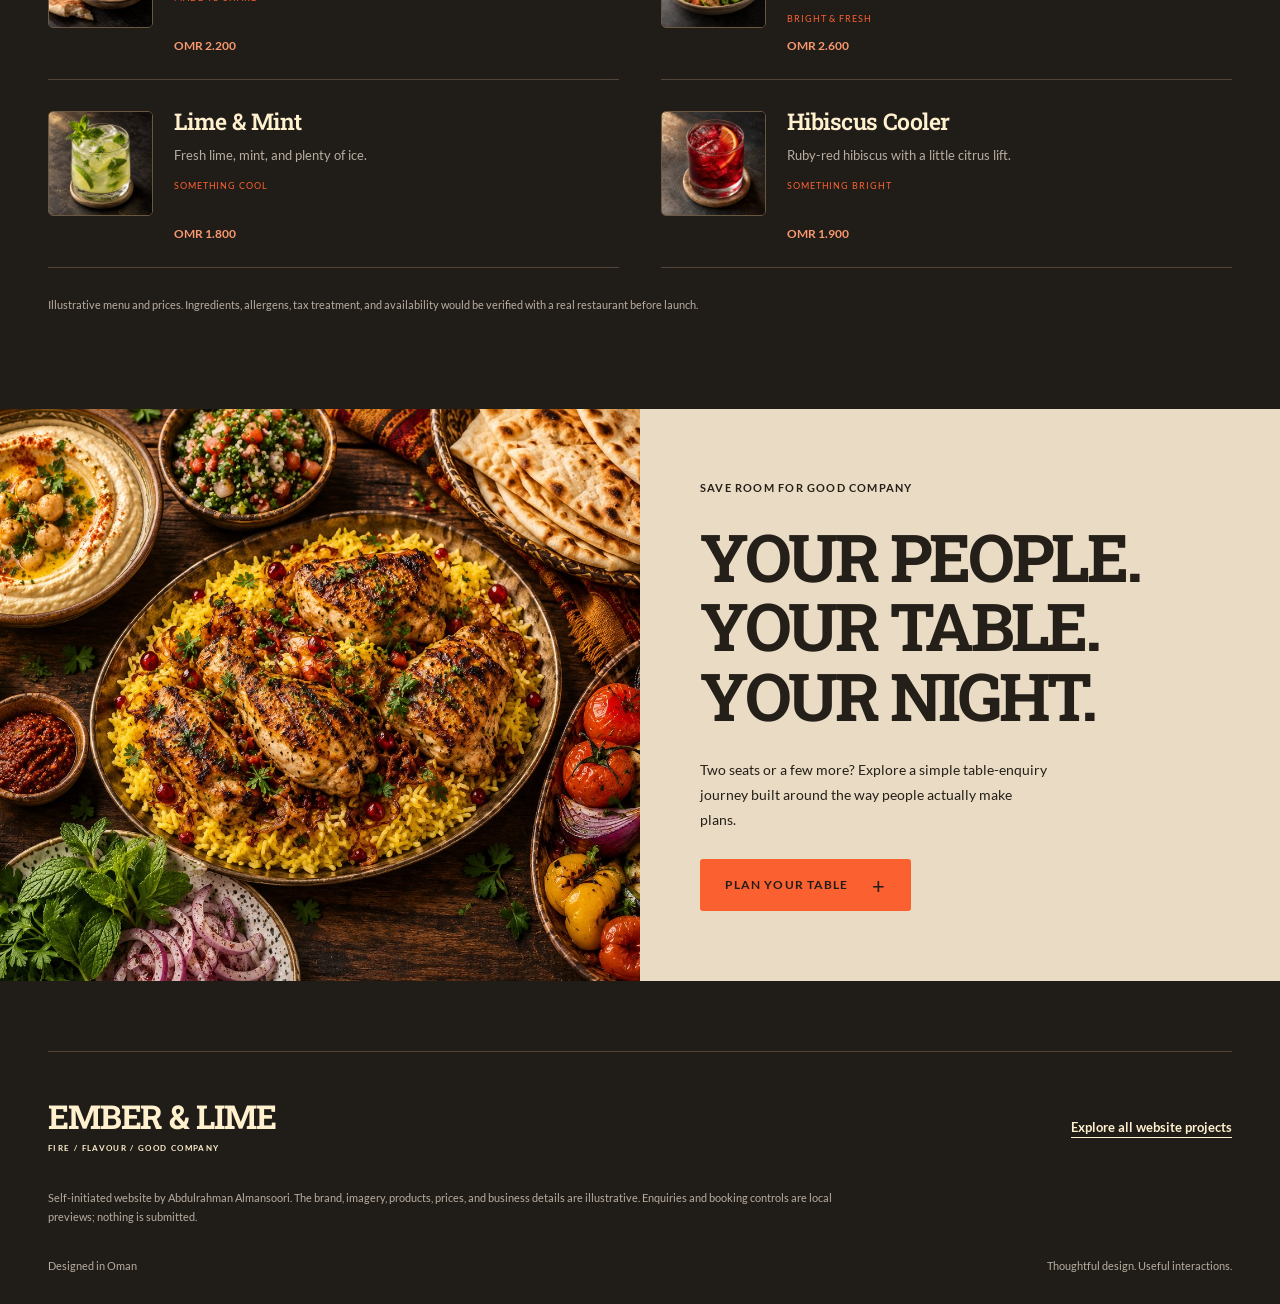
<file: sample-pages/restaurant.html>
<!DOCTYPE html>
<html lang="en"><head><meta charset="utf-8"/><meta content="width=device-width,initial-scale=1" name="viewport"/><meta content="A bold restaurant experience with a browsable mobile menu, expressive food imagery, and table enquiry preview." name="description"/><meta content="#fa6030" name="theme-color"/><title>Ember &amp; Lime | Website Project by Abdulrahman</title><link href="https://fonts.googleapis.com" rel="preconnect"/><link crossorigin="" href="https://fonts.gstatic.com" rel="preconnect"/><link href="premium.css?v=3" rel="stylesheet"/><link href="data:image/svg+xml,%3Csvg%20xmlns%3D%22http%3A//www.w3.org/2000/svg%22%20viewBox%3D%220%200%2040%2040%22%3E%3Crect%20width%3D%2240%22%20height%3D%2240%22%20rx%3D%2210%22%20fill%3D%22%23fa6030%22/%3E%3Ctext%20x%3D%2220%22%20y%3D%2228%22%20text-anchor%3D%22middle%22%20font-family%3D%22Georgia%22%20font-size%3D%2229%22%20fill%3D%22white%22%3EE%3C/text%3E%3C/svg%3E" rel="icon" type="image/svg+xml"/></head><body class="ember"><a class="skip-link" href="#main">Skip to content</a><div class="project-context"><span>Self-initiated project · Abdulrahman Almansoori</span><a data-portfolio-link="" href="../index.html#websites">All websites</a></div><header class="site-header container"><a class="wordmark" href="restaurant.html">EMBER &amp; LIME<small>FIRE / FLAVOUR / GOOD COMPANY</small></a><nav aria-label="Main navigation" class="nav"><a class="desktop-link" href="#menu">The menu</a><a class="desktop-link" href="#table">The table</a><button class="button desktop-link" data-modal="restaurant">Find a table</button><button aria-controls="mobile-nav" aria-expanded="false" aria-label="Open navigation" class="menu-toggle">☰</button></nav><nav aria-label="Mobile navigation" class="mobile-nav" id="mobile-nav"><a href="#menu">The menu</a><a href="#table">The table</a></nav></header><main id="main"><section class="ember-hero"><img alt="Illustrative flame-grilled skewers and charred vegetables in warm firelight" class="ember-photo" fetchpriority="high" height="1024" src="assets/ember-editorial-v2.jpg" width="1536"/><canvas aria-hidden="true" class="embers"></canvas><div class="container"><div class="eyebrow">A little heat. A lot of character.</div><h1>Good fire.<br/><span>Great company.</span></h1><p>Char on the edges. Brightness on the plate. A table worth gathering around.</p><div class="hero-actions"><a class="button" href="#menu">Explore the menu <span aria-hidden="true" class="plus">+</span></a><button class="small-link" data-modal="restaurant" style="border:0;background:none;color:inherit;padding:0">Find your table</button></div><div aria-hidden="true" class="ember-seal"><div>GOOD FOOD.<span>GOOD</span>COMPANY.</div></div></div><div class="ember-bottom-label">FROM THE FIRE. TO YOUR TABLE.<span>Contemporary Middle Eastern grill</span></div></section><div aria-hidden="true" class="marquee ember-marquee"><div class="marquee-track"><span>LIVE FIRE</span><span aria-hidden="true" class="ticker-dot">✳</span><span>BRIGHT FLAVOUR</span><span aria-hidden="true" class="ticker-dot">✳</span><span>PASS IT AROUND</span><span aria-hidden="true" class="ticker-dot">✳</span><span>MAKE A NIGHT OF IT</span><span aria-hidden="true" class="ticker-dot">✳</span></div><div class="marquee-track"><span>LIVE FIRE</span><span aria-hidden="true" class="ticker-dot">✳</span><span>BRIGHT FLAVOUR</span><span aria-hidden="true" class="ticker-dot">✳</span><span>PASS IT AROUND</span><span aria-hidden="true" class="ticker-dot">✳</span><span>MAKE A NIGHT OF IT</span><span aria-hidden="true" class="ticker-dot">✳</span></div></div><section class="section container" id="menu"><div class="section-top reveal"><div><div class="eyebrow section-kicker" style="color:var(--accent)">On the menu</div><h2>COME HUNGRY.<br/>LEAVE HAPPY.</h2></div><p>From the grill to the little things on the side. Find your favourites and make room for something new.</p></div><div aria-label="Menu categories" class="filter-bar"><button aria-pressed="true" class="filter" data-filter="all">Everything</button><button aria-pressed="false" class="filter" data-filter="grill">From the fire</button><button aria-pressed="false" class="filter" data-filter="sides">On the side</button><button aria-pressed="false" class="filter" data-filter="drinks">Something cool</button><span aria-live="polite" class="filter-status">6 dishes &amp; drinks</span></div><div class="ember-menu"><article class="dish" data-category="grill"><img alt="Chargrilled chicken with saffron rice and grilled vegetables" class="dish-photo" height="160" loading="lazy" src="assets/menu-chicken.jpg" width="160"/><div><h3>Chargrilled Chicken</h3><p>Charred chicken, saffron rice, grilled vegetables, and house sauce.</p><span class="dish-tag">Signature plate</span></div><span class="dish-price">OMR 4.800</span></article><article class="dish" data-category="grill"><img alt="Lamb kofta with flatbread, sumac onions and tahini" class="dish-photo" height="160" loading="lazy" src="assets/menu-kofta.jpg" width="160"/><div><h3>Lamb Kofta</h3><p>Spiced kofta, warm flatbread, sumac onions, and tahini.</p><span class="dish-tag">From the fire</span></div><span class="dish-price">OMR 5.400</span></article><article class="dish" data-category="sides"><img alt="Hummus with olive oil, herbs and flatbread" class="dish-photo" height="160" loading="lazy" src="assets/menu-hummus.jpg" width="160"/><div><h3>Hummus &amp; Flatbread</h3><p>Creamy hummus, olive oil, herbs, and bread for the table.</p><span class="dish-tag">Made to share</span></div><span class="dish-price">OMR 2.200</span></article><article class="dish" data-category="sides"><img alt="Fattoush salad with fresh vegetables and crisp toasted bread" class="dish-photo" height="160" loading="lazy" src="assets/menu-fattoush.jpg" width="160"/><div><h3>Garden Fattoush</h3><p>Crisp vegetables, toasted bread, sumac, and lemon dressing.</p><span class="dish-tag">Bright &amp; fresh</span></div><span class="dish-price">OMR 2.600</span></article><article class="dish" data-category="drinks"><img alt="Iced lime and fresh mint drink" class="dish-photo" height="160" loading="lazy" src="assets/menu-lime-mint.jpg" width="160"/><div><h3>Lime &amp; Mint</h3><p>Fresh lime, mint, and plenty of ice.</p><span class="dish-tag">Something cool</span></div><span class="dish-price">OMR 1.800</span></article><article class="dish" data-category="drinks"><img alt="Ruby hibiscus cooler with a citrus garnish" class="dish-photo" height="160" loading="lazy" src="assets/menu-hibiscus.jpg" width="160"/><div><h3>Hibiscus Cooler</h3><p>Ruby-red hibiscus with a little citrus lift.</p><span class="dish-tag">Something bright</span></div><span class="dish-price">OMR 1.900</span></article></div><p class="ember-menu-note">Illustrative menu and prices. Ingredients, allergens, tax treatment, and availability would be verified with a real restaurant before launch.</p></section><section class="ember-table" id="table"><div class="ember-table-image"><img alt="Illustrative spread of grilled food, rice, hummus, and flatbread for sharing" height="1024" loading="lazy" src="assets/restaurant.jpg" width="1536"/></div><div class="ember-table-copy reveal"><div class="eyebrow">Save room for good company</div><h2>YOUR PEOPLE.<br/>YOUR TABLE.<br/>YOUR NIGHT.</h2><p>Two seats or a few more? Explore a simple table-enquiry journey built around the way people actually make plans.</p><button class="button" data-modal="restaurant">Plan your table <span aria-hidden="true" class="plus">+</span></button></div></section></main><footer class="footer container"><div class="footer-main"><div class="wordmark">EMBER &amp; LIME<small>FIRE / FLAVOUR / GOOD COMPANY</small></div><a class="small-link" data-portfolio-link="" href="../index.html#websites">Explore all website projects</a></div><p class="footer-note">Self-initiated website by Abdulrahman Almansoori. The brand, imagery, products, prices, and business details are illustrative. Enquiries and booking controls are local previews; nothing is submitted. </p><div class="footer-bottom"><span>Designed in Oman</span><span>Thoughtful design. Useful interactions.</span></div></footer><button aria-label="Pause motion" aria-pressed="false" class="motion-control"><span aria-hidden="true">Ⅱ</span><span class="motion-label">Pause motion</span></button><dialog aria-labelledby="dialog-title" class="dialog" id="project-dialog"><div class="dialog-top"><span class="eyebrow">Interactive preview</span><button aria-label="Close preview" class="dialog-close">×</button></div><div class="dialog-body" id="dialog-body"></div></dialog><script defer="" src="premium.js?v=3"></script></body></html>
</file>
<file: sample-pages/premium.css>
@font-face {
  font-family: 'Bodoni Moda';
  font-style: italic;
  font-weight: 500;
  font-display: swap;
  src: url(assets/brand-font-0.ttf) format('truetype');
}
@font-face {
  font-family: 'Bodoni Moda';
  font-style: normal;
  font-weight: 500;
  font-display: swap;
  src: url(assets/brand-font-1.ttf) format('truetype');
}
@font-face {
  font-family: 'Lato';
  font-style: normal;
  font-weight: 400;
  font-display: swap;
  src: url(assets/brand-font-2.ttf) format('truetype');
}
@font-face {
  font-family: 'Lato';
  font-style: normal;
  font-weight: 700;
  font-display: swap;
  src: url(assets/brand-font-3.ttf) format('truetype');
}
@font-face {
  font-family: 'Lato';
  font-style: normal;
  font-weight: 900;
  font-display: swap;
  src: url(assets/brand-font-4.ttf) format('truetype');
}
@font-face {
  font-family: 'Libre Baskerville';
  font-style: italic;
  font-weight: 400;
  font-display: swap;
  src: url(assets/brand-font-5.ttf) format('truetype');
}
@font-face {
  font-family: 'Libre Baskerville';
  font-style: normal;
  font-weight: 400;
  font-display: swap;
  src: url(assets/brand-font-6.ttf) format('truetype');
}
@font-face {
  font-family: 'Libre Baskerville';
  font-style: normal;
  font-weight: 700;
  font-display: swap;
  src: url(assets/brand-font-7.ttf) format('truetype');
}
@font-face {
  font-family: 'Roboto Slab';
  font-style: normal;
  font-weight: 500;
  font-display: swap;
  src: url(assets/brand-font-8.ttf) format('truetype');
}
@font-face {
  font-family: 'Roboto Slab';
  font-style: normal;
  font-weight: 600;
  font-display: swap;
  src: url(assets/brand-font-9.ttf) format('truetype');
}
@font-face {
  font-family: 'Roboto Slab';
  font-style: normal;
  font-weight: 700;
  font-display: swap;
  src: url(assets/brand-font-10.ttf) format('truetype');
}
@font-face {
  font-family: 'Source Sans 3';
  font-style: normal;
  font-weight: 400;
  font-display: swap;
  src: url(assets/brand-font-11.ttf) format('truetype');
}
@font-face {
  font-family: 'Source Sans 3';
  font-style: normal;
  font-weight: 600;
  font-display: swap;
  src: url(assets/brand-font-12.ttf) format('truetype');
}

:root{--sans:'Lato',Arial,sans-serif;--serif:'Libre Baskerville',Georgia,serif;--display:'Lato',Arial,sans-serif;--ink:#162b26;--paper:#f4f5ed;--accent:#deef8a;--muted:#61706a;--line:#ccd4ca;--radius:24px}*{box-sizing:border-box}html{overflow-x:clip;scroll-behavior:smooth;scroll-padding-top:112px}body{margin:0;background:var(--paper);color:var(--ink);font:16px/1.6 var(--sans);overflow-x:clip}button,a{-webkit-tap-highlight-color:transparent}button,input,select{font:inherit}button{cursor:pointer}button,a{touch-action:manipulation}a{color:inherit;text-decoration:none}img{display:block;max-width:100%}h1,h2,h3,p{margin:0}h1,h2,h3{line-height:1.05}h1,h2{letter-spacing:-.055em}button{color:inherit}button:focus-visible,a:focus-visible,summary:focus-visible,select:focus-visible{outline:3px solid currentColor;outline-offset:5px}button[hidden],[hidden]{display:none!important}.container{width:min(1320px,calc(100% - 96px));margin-inline:auto}.project-context{font-size:11px;letter-spacing:.04em;display:flex;justify-content:space-between;gap:20px;padding:10px 48px;border-bottom:1px solid var(--line);color:var(--muted)}.project-context a{text-decoration:underline;text-underline-offset:3px}.site-header{height:96px;display:flex;justify-content:space-between;align-items:center;gap:30px;position:relative;z-index:20}.wordmark{font-family:var(--serif);font-size:43px;letter-spacing:-.035em;line-height:.9}.wordmark small{font-family:var(--sans);font-size:10px;letter-spacing:.2em;display:block;margin-top:10px;line-height:1.2}.nav{display:flex;align-items:center;gap:28px;font-size:13px;font-weight:600}.nav a:not(.button){position:relative}.nav a:not(.button):after{content:'';height:1px;background:currentColor;position:absolute;left:0;right:100%;bottom:-5px;transition:right .25s}.nav a:hover:after{right:0}.button{display:inline-flex;align-items:center;justify-content:center;min-height:52px;padding:14px 24px;border:1px solid transparent;border-radius:100px;background:var(--ink);color:var(--paper);font-weight:700;font-size:13px;line-height:1.4;transition:transform .25s,background .25s,box-shadow .25s}.button:hover{transform:translateY(-3px);box-shadow:0 8px 20px #0002}.button.light{background:var(--paper);color:var(--ink)}.button.accent{background:var(--accent);color:var(--ink)}.button.outline{background:transparent;border-color:currentColor;color:inherit}.button .plus{margin-left:24px;font-size:22px;font-weight:400;line-height:.7}.eyebrow{font-size:11px;font-weight:700;text-transform:uppercase;letter-spacing:.16em}.muted{color:var(--muted)}.serif{font-family:var(--serif);font-weight:400;letter-spacing:-.03em}.italic{font-style:italic}.section{padding-block:96px}.section-top{display:flex;align-items:end;justify-content:space-between;gap:40px;margin-bottom:42px}.section-top h2{font-size:clamp(44px,5.4vw,72px);font-weight:500;max-width:800px}.section-top p{font-size:14px;line-height:1.7;max-width:290px;color:var(--muted)}.small-link{font-size:13px;font-weight:700;text-decoration:underline;text-underline-offset:5px}.section-kicker{margin-bottom:24px}.motion-control{position:fixed;bottom:22px;right:22px;z-index:60;border:1px solid #ffffff60;background:#14201ddf;backdrop-filter:blur(12px);color:white;border-radius:40px;display:flex;align-items:center;gap:9px;min-height:39px;padding:9px 14px;font-size:10px;letter-spacing:.03em;box-shadow:0 4px 20px #0002}.motion-control span:first-child{font-size:14px;line-height:1}.sculpture{width:100%;height:100%;display:block;touch-action:pan-y}.sculpture-wrap{position:relative;isolation:isolate}.sculpture-wrap:before{content:'';position:absolute;inset:20%;border:1px solid currentColor;opacity:.08;border-radius:50%;z-index:-1}.sculpture-wrap canvas{position:relative;z-index:1}.sculpture-wrap.no-webgl:after{content:'';position:absolute;inset:20%;border:35px solid var(--accent);border-radius:50%;box-shadow:20px 30px 40px #0002;transform:rotate(-22deg) skew(12deg)}.reveal{opacity:1;transform:none}.js-motion .reveal{opacity:0;transform:translateY(24px);transition:opacity .85s,transform .85s}.js-motion .reveal.visible{opacity:1;transform:translateY(0)}.tilt{transition:transform .3s ease-out;transform:perspective(1000px) rotateX(var(--rx,0deg)) rotateY(var(--ry,0deg));will-change:transform}.float{animation:float 6s ease-in-out infinite}.float-slow{animation:float 8s ease-in-out infinite reverse}.marquee{overflow:hidden;white-space:nowrap;display:flex;gap:30px}.marquee-track{display:flex;gap:30px;align-items:center;animation:marquee 32s linear infinite;flex-shrink:0}.marquee-track span{flex-shrink:0}.round-mark{width:78px;height:78px;border:1px solid currentColor;border-radius:50%;display:grid;place-items:center;font-size:10px;line-height:1.35;text-align:center;text-transform:uppercase;letter-spacing:.09em;transform:rotate(-12deg)}.footer{padding-block:48px 30px;border-top:1px solid var(--line)}.footer-main{display:flex;align-items:center;justify-content:space-between;gap:30px;margin-bottom:36px}.footer-note{font-size:11px;color:var(--muted);max-width:800px;line-height:1.7}.footer-bottom{display:flex;align-items:center;justify-content:space-between;gap:30px;margin-top:30px;font-size:11px;color:var(--muted)}.skip-link{position:fixed;top:-70px;left:20px;z-index:100;background:white;color:black;padding:12px}.skip-link:focus{top:20px}.menu-toggle{display:none;border:1px solid currentColor;border-radius:50%;height:44px;width:44px;background:transparent;font-size:20px}.mobile-nav{display:none}.accordion{border-top:1px solid var(--line)}.accordion details{border-bottom:1px solid var(--line)}.accordion summary{padding:24px 0;list-style:none;cursor:pointer;display:flex;align-items:center;justify-content:space-between;gap:25px;font-size:24px;font-weight:500}.accordion summary::-webkit-details-marker{display:none}.accordion summary:after{content:'+';font:300 28px var(--sans);flex-shrink:0}.accordion details[open] summary:after{content:'−'}.accordion details p{font-size:15px;color:var(--muted);max-width:650px;padding:0 50px 26px 0;line-height:1.8}.accordion .index{font-size:11px;font-family:var(--sans);color:var(--muted);margin-right:26px}.filter-bar{display:flex;gap:10px;flex-wrap:wrap;align-items:center}.filter{background:transparent;color:inherit;border:1px solid var(--line);border-radius:30px;padding:10px 19px;min-height:46px;font-size:12px;transition:background .25s,color .25s}.filter[aria-pressed=true]{background:var(--ink);color:var(--paper);border-color:var(--ink)}.filter-status{font-size:11px;color:var(--muted);margin-left:auto}.dialog{width:min(720px,calc(100% - 36px));max-height:90vh;overflow:auto;border:0;padding:0;border-radius:26px;background:var(--paper);color:var(--ink);box-shadow:0 30px 120px #0005}.dialog::backdrop{background:#041b24aa;backdrop-filter:blur(8px)}.dialog-top{padding:28px 32px 0;display:flex;align-items:center;justify-content:space-between;gap:20px}.dialog-close{width:38px;height:38px;border:1px solid var(--line);border-radius:50%;background:transparent;font-size:25px;line-height:1}.dialog-body{padding:25px 32px 34px}.dialog h2{font-size:46px;font-weight:500;margin:0 0 22px;max-width:540px}.dialog p{font-size:14px;color:var(--muted);line-height:1.8}.dialog .options{display:flex;flex-wrap:wrap;gap:9px;margin:23px 0}.choice{border:1px solid var(--line);border-radius:10px;min-height:47px;padding:11px 15px;background:transparent;font-size:12px}.choice[aria-pressed=true]{background:var(--ink);color:var(--paper);border-color:var(--ink)}.preview-result{padding:20px 0;margin-top:20px;border-top:1px solid var(--line);font-size:14px;line-height:1.7}.dialog-disclaimer{font-size:10px!important;margin-top:25px;padding-top:18px;border-top:1px solid var(--line)}.sr-only{position:absolute;width:1px;height:1px;padding:0;margin:-1px;overflow:hidden;clip:rect(0,0,0,0);white-space:nowrap;border:0}
/* SAFA — architectural, spacious, tactile */
.safa{--ink:#173d32;--paper:#f3f4ec;--accent:#ddef8d;--muted:#59695e;--line:#cbd3c4}.safa .wordmark{font-family:var(--sans);font-weight:500;font-size:38px;letter-spacing:-3px}.safa .wordmark small{letter-spacing:.2em;font-size:9px}.safa-hero{min-height:720px;padding-top:62px;padding-bottom:85px;position:relative}.safa-hero-copy{position:relative;z-index:3;width:65%}.safa-hero h1{font-family:var(--sans);font-size:clamp(68px,8.8vw,126px);font-weight:500;line-height:.98;letter-spacing:-.078em;margin:28px 0 34px}.safa-hero h1 em{font-family:var(--serif);font-weight:400;letter-spacing:-.045em}.safa-hero .lead{max-width:350px;font-size:15px;line-height:1.8;color:var(--muted);margin-bottom:27px}.safa-visual{position:absolute;right:0;top:35px;width:38%;height:600px;border-radius:220px 220px 28px 28px;overflow:hidden;background:#d7e0d1}.safa-visual img{width:100%;height:100%;object-fit:cover;animation:slow-zoom 15s ease-in-out infinite alternate}.safa-visual .photo-caption{position:absolute;bottom:24px;left:25px;right:25px;padding:17px 20px;background:#f2f4edeb;backdrop-filter:blur(10px);border-radius:18px;display:flex;justify-content:space-between;gap:16px;font-size:11px;color:#173d32}.safa-visual .photo-caption strong{display:block;font-size:13px}.safa-orbit{position:absolute;right:25%;top:335px;width:265px;height:265px;z-index:4;color:#173d32;pointer-events:auto}.safa-side-note{font-size:10px;letter-spacing:.18em;position:absolute;right:40%;top:80px;writing-mode:vertical-rl;color:var(--muted)}.safa-bottom-note{position:absolute;bottom:45px;left:0;display:flex;gap:16px;align-items:center;font-size:11px;color:var(--muted)}.safa-bottom-note .line{width:40px;height:1px;background:var(--ink)}.safa-ticker{padding:23px 0;background:var(--accent);border-block:1px solid #b7cb73;color:var(--ink)}.safa-ticker .marquee-track{font-size:13px;font-weight:600;letter-spacing:.12em;gap:45px}.ticker-dot{font-size:22px}.safa-intro{display:grid;grid-template-columns:1.1fr 1fr;gap:90px;align-items:start}.safa-intro h2{font-size:70px;font-weight:500;line-height:1.04;max-width:500px}.safa-intro .intro-copy{font-size:16px;max-width:440px;color:var(--muted);line-height:1.85;margin-top:30px}.safa-services .accordion{margin-top:10px}.safa-services summary{font-family:var(--serif);font-size:34px}.safa-visit{background:var(--ink);color:var(--paper);border-radius:34px;margin-bottom:80px;padding:58px 64px;display:grid;grid-template-columns:1.4fr 1fr;gap:50px;align-items:center;position:relative;overflow:hidden}.safa-visit h2{font-size:64px;font-weight:500;max-width:700px}.safa-visit p{color:#c6d1c5;font-size:14px;max-width:400px;margin:20px 0 27px}.visit-list{list-style:none;padding:0;margin:0}.visit-list li{padding:21px 0;border-bottom:1px solid #486352;display:flex;gap:22px;font-size:14px}.visit-list span{font-size:11px;color:#ddef8d}.visit-list li:last-child{border-bottom:0}
/* NOURA — chromatic editorial luxury */
.noura{--ink:#f7eefc;--paper:#151118;--accent:#c7a2ff;--muted:#b7a9be;--line:#453649}.noura .wordmark{font:500 30px var(--sans);letter-spacing:.24em}.noura .wordmark small{font-size:9px;letter-spacing:.3em;color:var(--muted)}.noura .nav{font-size:12px;font-weight:500}.noura .button{background:var(--accent);color:#211629}.noura .button.outline{background:transparent;color:var(--ink)}.noura-hero{min-height:725px;position:relative;padding:60px 0 50px;isolation:isolate}.noura-hero h1{position:relative;z-index:3;font-size:clamp(90px,11vw,153px);font-weight:500;letter-spacing:-.075em;line-height:.95;width:81%;margin-top:38px;pointer-events:none}.noura-hero h1 em{font-family:var(--serif);font-weight:400;color:var(--accent);letter-spacing:-.03em}.noura-hero .hero-label{position:relative;z-index:4;display:flex;gap:30px;align-items:center}.noura-hero .hero-label .line{width:70px;height:1px;background:var(--accent)}.noura-art{position:absolute;right:-35px;top:-10px;width:49%;height:735px;overflow:hidden;z-index:-1}.noura-art img{width:100%;height:100%;object-fit:cover;transform:scale(1.08);animation:beauty-float 10s ease-in-out infinite}.noura-art:after{content:'';position:absolute;inset:0;background:linear-gradient(90deg,#151118 0%,transparent 25%,transparent 85%,#151118 100%)}.noura-copy{position:relative;z-index:4;margin-top:38px;display:flex;gap:50px;align-items:center;max-width:670px}.noura-copy p{font-size:14px;line-height:1.8;color:var(--muted);max-width:260px}.noura-orbit{position:absolute;left:40%;bottom:7px;width:250px;height:235px;z-index:1;opacity:.8}.noura-edition{position:absolute;right:0;bottom:20px;z-index:5;font-size:10px;letter-spacing:.12em;text-align:right}.noura-edition span{display:block;color:var(--muted);margin-top:7px}.noura-marquee{border-block:1px solid var(--line);padding:27px 0;margin-top:25px}.noura-marquee .marquee-track{font:400 66px var(--serif);line-height:1;color:#c7a2ff;gap:50px}.noura-marquee .outline-word{font-family:var(--sans);font-size:46px;color:transparent;-webkit-text-stroke:1px #c7a2ff;letter-spacing:-.03em}.noura .section-top h2{font-family:var(--serif);font-size:78px;line-height:1}.noura .filter-bar{margin-top:34px}.noura .filter[aria-pressed=true]{background:var(--accent);border-color:var(--accent);color:#151118}.noura-products{display:grid;grid-template-columns:repeat(3,1fr);gap:20px;margin-top:30px}.noura-product{background:#241b2a;border:1px solid #49394e;border-radius:4px;min-height:390px;padding:30px;position:relative;overflow:hidden;display:flex;flex-direction:column}.noura-product:nth-child(2){background:#dfcbe9;color:#26132f}.noura-product:nth-child(3){background:#596455;color:#f0f3e9}.product-index{font-size:12px;letter-spacing:.14em;opacity:.9}.noura-product h3{font:400 59px/.95 var(--serif);margin:32px 0 18px;max-width:200px;position:relative;z-index:2;letter-spacing:-.03em}.noura-product p{font-size:12px;opacity:.9;max-width:230px;line-height:1.75;margin-bottom:24px;position:relative;z-index:2}.noura-product .product-meta{margin-top:auto;padding-top:26px;border-top:1px solid #ffffff40;display:flex;justify-content:space-between;gap:20px;align-items:center;position:relative;z-index:2}.noura-product:nth-child(2) .product-meta{border-color:#26132f40}.product-meta strong{font-size:13px;font-weight:600}.product-detail{width:44px;height:44px;display:grid;place-items:center;border:1px solid currentColor;background:transparent;color:inherit;border-radius:50%;font-size:27px;transition:transform .3s}.product-detail:hover{transform:rotate(90deg)}.product-orbit{position:absolute;right:-60px;top:15px;width:200px;height:200px;border:1px solid currentColor;border-radius:50%;opacity:.13}.product-orbit:after{content:'';position:absolute;inset:15px;border:1px solid currentColor;border-radius:50%}.noura-editorial{display:grid;grid-template-columns:1fr 1fr;margin-top:20px;border-top:1px solid var(--line);border-bottom:1px solid var(--line)}.noura-editorial-image{min-height:430px;overflow:hidden}.noura-editorial-image img{height:100%;width:100%;object-fit:cover}.noura-editorial-copy{padding:60px;display:flex;justify-content:center;flex-direction:column;background:#211823}.noura-editorial h2{font:400 71px/.98 var(--serif);max-width:480px}.noura-editorial p{font-size:14px;line-height:1.9;color:var(--muted);max-width:400px;margin:26px 0}.noura-editorial .small-link{align-self:start}.noura .footer{margin-top:70px}.noura .dialog{background:#f3eaf6;color:#26132f;--paper:#f3eaf6;--ink:#26132f;--muted:#705d76;--line:#d4c3da}.noura .dialog .button{color:#26132f}.noura .dialog h2{font-family:var(--serif);font-size:64px}.product-dialog-grid{display:grid;grid-template-columns:1fr 1fr;gap:24px;align-items:start}.product-dialog-grid img{border-radius:16px;min-height:240px;object-fit:cover;height:100%;width:100%}.product-spec{display:flex;justify-content:space-between;gap:15px;padding:12px 0;border-bottom:1px solid var(--line);font-size:12px}
/* EMBER — bold, kinetic, tactile */
.ember{--ink:#fff0ce;--paper:#201d19;--accent:#fa6030;--muted:#b9ada0;--line:#534439}.ember .project-context{background:#181612}.ember .wordmark{font-family:'Roboto Slab',Impact,sans-serif;font-size:39px;letter-spacing:.04em}.ember .wordmark small{font:600 9px var(--sans);letter-spacing:.24em}.ember .button{background:var(--accent);color:#201d19;border-radius:3px;text-transform:uppercase;font-size:12px;letter-spacing:.09em}.ember .button.outline{color:var(--ink);background:transparent}.ember .button:hover{transform:translateY(-3px) rotate(-1deg)}.ember-hero{position:relative;min-height:730px;isolation:isolate;overflow:hidden}.ember-photo{position:absolute;inset:0;width:100%;height:100%;object-fit:cover;object-position:70% 50%;z-index:-3;animation:slow-zoom 18s ease-in-out infinite alternate}.ember-hero:before{content:'';position:absolute;inset:0;background:linear-gradient(90deg,#201d19 0%,#201d19ed 15%,#201d1960 65%,#201d1910 100%),linear-gradient(0deg,#201d19c0,transparent 45%);z-index:-2}.ember-hero .container{position:relative;padding-top:60px;padding-bottom:70px}.ember-hero h1{font-family:'Roboto Slab',Impact,sans-serif;font-size:clamp(115px,15.5vw,217px);font-weight:400;letter-spacing:-.02em;line-height:.78;margin:39px 0 40px;max-width:780px}.ember-hero h1 span{display:block;color:var(--accent)}.ember-hero p{max-width:320px;font-size:14px;line-height:1.9;color:#eadac5}.ember-hero .hero-actions{display:flex;gap:32px;align-items:center;margin-top:25px}.ember-seal{position:absolute;right:40px;top:85px;width:135px;height:135px;border:1px solid #fff0ce90;border-radius:50%;display:grid;place-items:center;text-align:center;font:400 20px/1.05 'Roboto Slab';letter-spacing:.08em;transform:rotate(15deg);background:#201d1940;backdrop-filter:blur(4px)}.ember-seal span{font:400 37px/1 'Roboto Slab';display:block;color:var(--accent)}.ember-bottom-label{position:absolute;bottom:36px;right:48px;font-size:11px;text-align:right;letter-spacing:.08em}.ember-bottom-label span{display:block;color:var(--muted);font-size:10px;margin-top:7px}.embers{position:absolute;inset:0;width:100%;height:100%;pointer-events:none;z-index:-1}.ember-marquee{background:var(--accent);color:#211d18;padding:18px 0;transform:rotate(-1.3deg) scale(1.02);margin-top:-8px;position:relative;z-index:4}.ember-marquee .marquee-track{font:400 33px/1 'Roboto Slab';letter-spacing:.05em;gap:40px}.ember .section-top h2{font-family:'Roboto Slab',Impact,sans-serif;font-size:100px;line-height:.9;font-weight:400;letter-spacing:-.02em}.ember .section-top p{font-size:14px}.ember .filter{border-radius:3px;font-size:11px;text-transform:uppercase;letter-spacing:.05em}.ember .filter[aria-pressed=true]{background:var(--accent);border-color:var(--accent);color:#211d18}.ember-menu{display:grid;grid-template-columns:1fr 1fr;gap:0 50px;margin-top:38px}.dish{padding:28px 0;border-bottom:1px solid var(--line);display:grid;grid-template-columns:1fr auto;gap:20px}.dish h3{font-family:'Roboto Slab';font-size:36px;font-weight:400;letter-spacing:.02em;margin-bottom:11px}.dish p{font-size:13px;color:var(--muted);line-height:1.8;max-width:330px}.dish .dish-price{font-size:13px;font-weight:700;padding-top:7px;white-space:nowrap}.dish .dish-tag{font-size:10px;text-transform:uppercase;letter-spacing:.12em;color:var(--accent);display:block;margin-top:16px}.ember-menu-note{font-size:11px;color:var(--muted);margin-top:28px;max-width:750px}.ember-table{display:grid;grid-template-columns:1fr 1fr;background:#eadcc4;color:#241f18;position:relative}.ember-table-image{min-height:500px;overflow:hidden}.ember-table-image img{height:100%;width:100%;object-fit:cover}.ember-table-copy{padding:70px 60px}.ember-table h2{font:400 95px/.87 'Roboto Slab';letter-spacing:-.02em}.ember-table p{font-size:14px;line-height:1.8;max-width:350px;margin:27px 0}.ember-table .eyebrow{margin-bottom:32px}.ember .footer{margin-top:70px}.ember .footer .wordmark{font-size:54px}.ember .dialog{background:#fff0ce;color:#241f18;--muted:#756655;--line:#cabb9e;--ink:#241f18;--paper:#fff0ce;border-radius:7px}.ember .dialog h2{font-family:'Roboto Slab';font-size:65px;letter-spacing:.01em}.ember .choice{border-radius:3px}
/* MIZAN — understated precision and authority */
.mizan{--ink:#172432;--paper:#f4f1e9;--accent:#ba9360;--muted:#5f676b;--line:#cdcac2}.mizan .wordmark{font-size:45px;letter-spacing:.01em}.mizan .wordmark small{font-size:8px;letter-spacing:.2em}.mizan .button{border-radius:0;background:var(--ink);color:var(--paper);font-size:12px;letter-spacing:.02em}.mizan .button.accent{background:var(--accent);color:#172432}.mizan .nav{font-size:12px}.mizan-hero{padding-top:60px;padding-bottom:65px;position:relative;min-height:690px;display:grid;grid-template-columns:1.28fr 1fr;gap:50px}.mizan-copy{position:relative;z-index:3}.mizan-hero h1{font:400 clamp(74px,8.4vw,116px)/.99 var(--serif);letter-spacing:-.04em;margin:35px 0 30px;max-width:760px}.mizan-hero h1 em{color:#9c784c;font-weight:400}.mizan-hero .lead{font-size:14px;line-height:1.9;max-width:370px;color:var(--muted);margin-bottom:27px}.mizan-sculpture{position:relative;min-height:510px;background:#172432;overflow:hidden;margin-top:0;display:flex;align-items:center;justify-content:center}.mizan-sculpture:before{content:'';position:absolute;inset:28px;border:1px solid #ba936045}.mizan-sculpture .sculpture-wrap{width:450px;height:450px}.mizan-sculpture canvas{width:100%;height:100%}.mizan-sculpture .sculpture-caption{position:absolute;bottom:30px;left:28px;right:28px;color:#c6b091;font-size:10px;letter-spacing:.09em;display:flex;justify-content:space-between}.mizan-index{position:absolute;top:30px;left:28px;color:#b6a58f;font-size:10px;letter-spacing:.1em}.mizan-rule{height:1px;background:var(--line);margin-top:30px;max-width:320px}.mizan-hero-note{font-size:10px;letter-spacing:.06em;color:var(--muted);margin-top:20px}.mizan-practices{background:var(--ink);color:#f4f1e9;padding-block:80px;--line:#4b535a;--muted:#abb0b3}.mizan-practices .section-top h2{font-family:var(--serif);font-size:72px}.practice-layout{display:grid;grid-template-columns:1fr 1.3fr;gap:70px}.practice-tabs{display:flex;flex-direction:column}.practice-tab{text-align:left;background:transparent;border:0;border-bottom:1px solid var(--line);color:#89939c;padding:24px 0;display:flex;justify-content:space-between;gap:25px;font:400 30px var(--serif)}.practice-tab span{font:400 10px var(--sans);align-self:center}.practice-tab[aria-pressed=true]{color:#e4c399}.practice-tab[aria-pressed=true]:after{content:'•';margin-left:auto;font-size:20px}.practice-panel{border:1px solid var(--line);padding:42px;display:flex;flex-direction:column;justify-content:space-between;min-height:370px;background:#1d2c3b}.practice-panel h3{font:400 44px/1.1 var(--serif);max-width:450px;margin-bottom:23px}.practice-panel p{font-size:14px;line-height:1.9;color:#b8c1c6;max-width:500px}.practice-panel .eyebrow{color:#e4c399;margin-bottom:30px}.practice-panel .small-link{align-self:start;margin-top:28px;font-size:12px;background:transparent;border:0;padding:0;color:#e4c399;cursor:pointer}.mizan-process .section-top h2{font-family:var(--serif);font-size:68px}.process-grid{display:grid;grid-template-columns:repeat(3,1fr);gap:55px;margin-top:50px}.process{border-top:1px solid var(--line);padding-top:26px}.process .num{font-family:var(--serif);font-size:50px;color:#9c784c;display:block;margin-bottom:25px}.process h3{font:400 30px var(--serif);margin-bottom:18px}.process p{font-size:14px;color:var(--muted);line-height:1.85}.mizan-consult{border-top:1px solid var(--line);display:flex;justify-content:space-between;align-items:center;gap:40px;padding-block:55px}.mizan-consult h2{font:400 54px/1.1 var(--serif);max-width:600px}.mizan .dialog{border-radius:2px}.mizan .dialog h2{font-family:var(--serif);font-size:54px}.mizan .choice{border-radius:0}
/* LUMA — optimistic, precise, dimensional */
.luma{--ink:#1429a9;--paper:#f5f8ff;--accent:#deff66;--muted:#596a88;--line:#d6deee;--display:'Lato',Arial,sans-serif}.luma .project-context{background:#1429a9;color:#becafa;border-color:#3049b2}.luma .project-context a{color:#eef2ff}.luma .wordmark{font-family:var(--display);font-weight:800;font-size:43px;letter-spacing:-3px}.luma .wordmark small{font-family:var(--sans);font-size:9px;letter-spacing:.2em}.luma .site-header{color:#f6f8ff}.luma .header-wrap{background:#1429a9}.luma .button{font-family:var(--display);font-weight:600;font-size:14px}.luma .nav .button{background:#deff66;color:#1429a9}.luma-hero{background:#1429a9;color:#f7f9ff;min-height:690px;position:relative;overflow:hidden}.luma-hero .container{position:relative;min-height:690px;padding-top:49px;padding-bottom:65px}.luma-hero h1{font-family:var(--display);font-size:clamp(77px,9.6vw,136px);font-weight:600;line-height:.96;letter-spacing:-.075em;position:relative;z-index:3;margin:28px 0;max-width:840px}.luma-hero h1 span{color:var(--accent);display:block}.luma-hero .lead{font-size:14px;color:#d1dcff;max-width:365px;line-height:1.9;position:relative;z-index:3}.luma-hero .hero-actions{position:relative;z-index:4;margin-top:27px;display:flex;gap:23px;align-items:center}.luma-hero .button{color:#1429a9;background:#deff66}.luma-orbit{position:absolute;right:-25px;top:75px;width:550px;height:500px}.luma-hero .grid-line{position:absolute;right:85px;top:20px;width:400px;height:570px;border-inline:1px solid #ffffff0d;transform:rotate(25deg)}.luma-float-card{position:absolute;z-index:5;background:#f7f9ff;color:#1429a9;padding:20px 23px;border-radius:18px;width:205px;box-shadow:0 15px 40px #03167540;border:1px solid white;text-align:left}.luma-float-card .card-icon{font-size:22px;display:block;margin-bottom:11px}.luma-float-card strong{font:600 21px var(--display);display:block;margin-bottom:7px}.luma-float-card small{font-size:11px;color:#596a88}.luma-float-card.one{right:4%;top:56px;transform:rotate(8deg)}.luma-float-card.two{right:22%;bottom:64px;transform:rotate(-7deg);width:195px}.luma-hero-bottom{position:absolute;right:0;bottom:33px;max-width:245px;color:#aebdf0;font-size:10px}.luma-pill-strip{display:flex;gap:12px;justify-content:center;flex-wrap:wrap;padding:29px 24px;border-bottom:1px solid var(--line);background:#eaf0fd}.luma-pill-strip span{border:1px solid #bdc9e6;border-radius:30px;padding:8px 22px;font-size:12px;font-weight:600}.luma .section-top h2{font-family:var(--display);font-size:69px;font-weight:600;line-height:1.03}.luma-services{display:grid;grid-template-columns:.85fr 1.15fr;gap:60px;align-items:stretch;margin-top:30px}.luma-services .service-photo{position:relative;overflow:hidden;border-radius:28px;min-height:480px}.luma-services .service-photo img{width:100%;height:100%;object-fit:cover;position:absolute}.luma-services .photo-label{position:absolute;bottom:22px;left:22px;right:22px;background:#f5f8ffee;padding:18px 22px;border-radius:14px;font-size:12px;line-height:1.5;backdrop-filter:blur(8px)}.luma .accordion{border-top:0}.luma .accordion summary{font-family:var(--display);font-size:26px;padding-block:27px}.luma .accordion details p{font-size:14px}.luma-first-visit{background:var(--accent);border-radius:32px;padding:55px 60px;display:grid;grid-template-columns:1.1fr 1fr;gap:65px;margin-block:20px 85px}.luma-first-visit h2{font:600 66px/1 var(--display);letter-spacing:-.055em}.luma-first-visit .eyebrow{margin-bottom:25px}.luma-first-visit p{font-size:14px;line-height:1.85;max-width:360px;margin-top:22px}.luma-first-visit .button{margin-top:25px}.luma-steps{padding:0;margin:0;list-style:none}.luma-steps li{padding:20px 0;border-bottom:1px solid #aecb4d;font-size:17px;display:flex;align-items:center;gap:20px;font-family:var(--display)}.luma-steps span{font:700 10px var(--sans);width:30px;height:30px;border:1px solid #a7c847;border-radius:50%;display:grid;place-items:center}.luma .dialog h2{font-family:var(--display);font-size:47px}
@keyframes float{0%,100%{translate:0 0}50%{translate:0 -16px}}@keyframes marquee{to{transform:translateX(calc(-100% - 30px))}}@keyframes slow-zoom{from{transform:scale(1)}to{transform:scale(1.065)}}@keyframes beauty-float{0%,100%{transform:scale(1.08) translateY(0)}50%{transform:scale(1.1) translateY(-14px)}}
@media(min-width:1700px){.safa-hero h1{font-size:132px}.noura-hero h1{font-size:162px}}
@media(max-width:1100px){.container{width:calc(100% - 64px)}.project-context{padding-inline:32px}.nav{gap:20px}.nav .button{padding-inline:20px}.safa-hero{min-height:670px}.safa-visual{height:550px;top:40px}.safa-hero h1{font-size:93px}.safa-orbit{right:26%;top:330px;width:210px;height:210px}.safa-hero .lead{max-width:320px}.safa-side-note{display:none}.safa-intro{gap:55px}.safa-intro h2{font-size:58px}.safa-visit{padding:45px;gap:35px}.safa-visit h2{font-size:54px}.noura-hero{min-height:670px}.noura-hero h1{font-size:121px}.noura-art{height:670px;right:-20px;width:53%}.noura-copy{gap:30px;max-width:600px}.noura-orbit{left:46%;width:205px;height:205px}.noura-product{padding:24px}.noura-product h3{font-size:51px}.noura-editorial-copy{padding:45px}.noura-editorial h2{font-size:59px}.ember-hero{min-height:700px}.ember-hero h1{font-size:172px}.ember-seal{right:25px;width:115px;height:115px}.ember-table-copy{padding:55px 40px}.ember-table h2{font-size:82px}.mizan-hero{gap:30px;min-height:650px}.mizan-hero h1{font-size:91px}.mizan-sculpture{min-height:490px}.mizan-sculpture .sculpture-wrap{width:390px;height:390px}.practice-layout{gap:45px}.practice-panel{padding:33px}.luma-hero h1{font-size:107px;max-width:660px}.luma-orbit{right:-45px;width:460px;height:450px;top:125px}.luma-float-card.one{right:0%;top:70px}.luma-float-card.two{right:15%;bottom:65px}.luma-float-card{width:185px}.luma-services{gap:40px}.luma-first-visit{padding:45px;gap:40px}.luma-first-visit h2{font-size:56px}}
@media(max-width:760px){html{scroll-padding-top:30px}.container{width:calc(100% - 40px)}.project-context{padding:9px 20px;font-size:9px;gap:15px}.site-header{height:82px;gap:16px}.wordmark{font-size:34px}.wordmark small{font-size:8px}.nav{gap:14px;font-size:12px}.nav .desktop-link{display:none}.nav .button{min-height:42px;padding:10px 16px;font-size:11px}.menu-toggle{display:block}.nav .menu-toggle{margin-left:0}.mobile-nav{position:absolute;left:0;right:0;top:74px;background:var(--paper);color:var(--ink);border:1px solid var(--line);padding:14px 22px;border-radius:15px;box-shadow:0 15px 40px #0002;z-index:25}.mobile-nav.open{display:flex;flex-direction:column}.mobile-nav a{padding:13px 0;border-bottom:1px solid var(--line);font-size:14px}.mobile-nav a:last-child{border-bottom:0}.button{min-height:49px;font-size:12px;padding:13px 21px}.eyebrow{font-size:10px}.section{padding-block:62px}.section-top{display:block;margin-bottom:28px}.section-top h2{font-size:47px}.section-top p{margin-top:22px;max-width:350px;font-size:14px}.section-kicker{margin-bottom:18px}.motion-control{right:12px;bottom:12px;font-size:9px;min-height:34px;padding:8px 11px}.footer{padding-block:32px 60px}.footer-main{display:block;margin-bottom:25px}.footer-main .small-link{display:inline-block;margin-top:25px}.footer-note{font-size:10px}.footer-bottom{display:block;font-size:10px}.footer-bottom span{display:block;margin-top:10px}.dialog{border-radius:18px;max-height:92vh}.dialog-top{padding:23px 23px 0}.dialog-body{padding:23px}.dialog h2{font-size:36px}.dialog p{font-size:13px}.dialog-disclaimer{font-size:10px!important}.filter-bar{gap:8px}.filter{padding:9px 14px;font-size:11px;min-height:43px}.filter-status{display:none}.safa-hero{padding-top:28px;padding-bottom:36px;min-height:0}.safa-hero-copy{width:100%}.safa-hero h1{font-size:clamp(67px,14vw,95px);line-height:1.01;margin:26px 0 26px;letter-spacing:-.07em}.safa-hero .lead{max-width:340px;font-size:14px}.safa-visual{position:relative;right:auto;top:auto;width:87%;height:440px;margin:42px 0 0 auto;border-radius:200px 200px 22px 22px}.safa-visual .photo-caption{left:16px;right:16px;bottom:18px;padding:14px;font-size:10px;border-radius:13px}.safa-visual .photo-caption strong{font-size:12px}.safa-orbit{right:auto;left:-7%;top:auto;bottom:150px;width:210px;height:210px}.safa-bottom-note{position:relative;bottom:auto;margin-top:30px;font-size:10px}.safa-ticker{padding-block:20px}.safa-ticker .marquee-track{font-size:11px;gap:30px}.safa-intro{grid-template-columns:1fr;gap:35px}.safa-intro h2{font-size:54px;max-width:380px}.safa-intro .intro-copy{font-size:14px;margin-top:24px}.safa-services summary{font-size:30px}.accordion summary{padding-block:22px}.accordion .index{margin-right:15px}.accordion details p{font-size:13px;padding-right:15px}.safa-visit{grid-template-columns:1fr;padding:32px 27px;border-radius:24px;gap:25px;margin-bottom:55px}.safa-visit h2{font-size:48px}.safa-visit p{font-size:13px}.visit-list li{font-size:13px;padding:17px 0}.noura .wordmark{font-size:25px;letter-spacing:.2em}.noura .wordmark small{font-size:8px}.noura-hero{padding:26px 0 35px;min-height:0}.noura-hero h1{width:100%;font-size:clamp(77px,16vw,108px);margin-top:28px;line-height:.97;letter-spacing:-.075em}.noura-hero .hero-label{gap:18px}.noura-hero .hero-label .line{width:35px}.noura-art{position:relative;top:auto;right:auto;width:100%;height:430px;margin-top:-28px;z-index:1}.noura-art:after{background:linear-gradient(0deg,#151118,transparent 25%,transparent 90%,#151118)}.noura-art img{object-position:center 50%}.noura-copy{display:flex;flex-direction:column;align-items:start;gap:21px;margin-top:27px;max-width:none}.noura-copy p{max-width:300px;font-size:13px}.noura-orbit{width:190px;height:190px;left:auto;right:-40px;bottom:75px;z-index:4}.noura-edition{position:relative;right:auto;bottom:auto;text-align:left;margin-top:5px;z-index:5;font-size:9px}.noura-marquee{margin-top:0;padding:19px 0}.noura-marquee .marquee-track{font-size:43px;gap:35px}.noura-marquee .outline-word{font-size:30px}.noura .section-top h2{font-size:64px}.noura-products{grid-template-columns:1fr;gap:16px}.noura-product{min-height:320px;padding:28px}.noura-product h3{font-size:62px;max-width:220px;margin-top:25px}.noura-product p{font-size:13px}.noura-product .product-meta{padding-top:20px}.noura-editorial{grid-template-columns:1fr}.noura-editorial-image{min-height:300px;height:300px}.noura-editorial-copy{padding:38px 26px}.noura-editorial h2{font-size:64px}.noura-editorial p{font-size:13px}.noura .footer{margin-top:45px}.noura .dialog h2{font-size:52px}.product-dialog-grid{grid-template-columns:1fr}.product-dialog-grid img{max-height:220px;min-height:0}.ember .wordmark{font-size:31px}.ember .wordmark small{font-size:8px;letter-spacing:.15em}.ember .nav .button{font-size:10px;padding-inline:15px}.ember-hero{min-height:710px}.ember-photo{object-position:65% 50%}.ember-hero:before{background:linear-gradient(90deg,#201d19f0 0%,#201d1980 65%,#201d1960 100%),linear-gradient(0deg,#201d19dd,transparent 75%)}.ember-hero .container{padding-top:44px;padding-bottom:70px;min-height:710px}.ember-hero h1{font-size:clamp(113px,25vw,165px);line-height:.81;margin:37px 0 30px;position:relative;z-index:2;max-width:490px}.ember-hero p{max-width:275px;font-size:13px}.ember-hero .hero-actions{gap:20px;margin-top:27px}.ember-seal{right:-6px;top:33px;width:76px;height:76px;font-size:11px}.ember-seal span{font-size:23px}.ember-bottom-label{right:20px;bottom:25px;font-size:9px}.ember-bottom-label span{font-size:8px}.ember-marquee{padding-block:15px}.ember-marquee .marquee-track{font-size:26px;gap:30px}.ember .section-top h2{font-size:81px}.ember-menu{grid-template-columns:1fr;margin-top:24px}.dish{padding-block:23px;gap:15px}.dish h3{font-size:34px}.dish p{font-size:12px;max-width:265px}.dish .dish-price{font-size:12px}.ember-table{grid-template-columns:1fr}.ember-table-image{min-height:330px;height:330px}.ember-table-copy{padding:45px 27px}.ember-table h2{font-size:85px}.ember-table p{font-size:13px}.ember .footer{margin-top:40px}.ember .dialog h2{font-size:57px}.mizan .wordmark{font-size:36px}.mizan .wordmark small{font-size:7px}.mizan .nav .button{font-size:10px;min-height:42px;padding-inline:14px}.mizan-hero{padding:30px 0 42px;grid-template-columns:1fr;gap:38px;min-height:0}.mizan-hero h1{font-size:clamp(73px,15vw,94px);margin:30px 0 25px}.mizan-hero .lead{font-size:13px;max-width:340px}.mizan-sculpture{min-height:390px}.mizan-sculpture .sculpture-wrap{width:380px;height:380px}.mizan-sculpture .sculpture-caption{font-size:9px;bottom:25px;left:23px;right:23px}.mizan-sculpture:before{inset:22px}.mizan-index{top:23px;left:23px;font-size:9px}.mizan-hero-note{font-size:9px}.mizan-practices{padding-block:57px}.mizan-practices .section-top h2{font-size:60px}.practice-layout{grid-template-columns:1fr;gap:25px}.practice-tab{font-size:29px;padding-block:18px}.practice-panel{padding:30px;min-height:340px}.practice-panel h3{font-size:41px}.practice-panel p{font-size:13px}.mizan-process .section-top h2{font-size:56px}.process-grid{grid-template-columns:1fr;gap:33px;margin-top:25px}.process{display:grid;grid-template-columns:48px 1fr;gap:0 25px;padding-top:25px}.process .num{grid-row:1/3;font-size:39px;margin:0}.process h3{font-size:29px;margin-bottom:12px}.process p{font-size:13px}.mizan-consult{display:block;padding-block:40px}.mizan-consult h2{font-size:44px}.mizan-consult .button{margin-top:25px}.mizan .dialog h2{font-size:45px}.luma .wordmark{font-size:35px}.luma .wordmark small{font-size:8px}.luma .nav .button{font-size:11px;padding-inline:17px}.luma .mobile-nav{background:#1429a9;color:#f5f8ff;border-color:#4662c2}.luma .mobile-nav a{border-color:#4662c2}.luma-hero{min-height:0}.luma-hero .container{min-height:970px;padding-top:29px;padding-bottom:45px}.luma-hero h1{font-size:clamp(80px,17vw,116px);line-height:.97;max-width:490px;margin:28px 0}.luma-hero .lead{max-width:310px;font-size:13px}.luma-hero .hero-actions{gap:20px;margin-top:25px}.luma-orbit{right:-5%;top:auto;bottom:75px;width:110%;height:390px}.luma-float-card{padding:17px 20px;width:176px;border-radius:16px}.luma-float-card strong{font-size:19px}.luma-float-card small{font-size:10px}.luma-float-card .card-icon{font-size:19px;margin-bottom:8px}.luma-float-card.one{right:0;top:auto;bottom:340px}.luma-float-card.two{right:auto;left:0;bottom:70px;width:174px}.luma-hero-bottom{right:0;bottom:20px;max-width:190px;font-size:9px}.luma-hero .grid-line{width:230px;height:670px;right:20px;top:160px}.luma-pill-strip{gap:8px;padding:21px 14px}.luma-pill-strip span{font-size:10px;padding:7px 13px}.luma .section-top h2{font-size:53px}.luma-services{grid-template-columns:1fr;gap:24px}.luma-services .service-photo{min-height:340px;order:2}.luma-services .photo-label{font-size:11px;left:17px;right:17px;bottom:17px;padding:15px}.luma .accordion summary{font-size:25px;padding-block:23px}.luma .accordion details p{font-size:13px}.luma-first-visit{grid-template-columns:1fr;gap:28px;padding:35px 26px;border-radius:24px;margin-block:0 55px}.luma-first-visit h2{font-size:53px}.luma-first-visit p{font-size:13px}.luma-steps li{font-size:17px;padding-block:16px}.luma .dialog h2{font-size:40px}}
@media(max-width:370px){.container{width:calc(100% - 32px)}.site-header{gap:10px}.nav{gap:8px}.nav .button{padding-inline:12px}.safa-hero h1{font-size:63px}.noura-hero h1{font-size:72px}.luma-hero h1{font-size:74px}.mizan-hero h1{font-size:70px}.safa-orbit{width:180px;height:180px}.luma-hero .container{min-height:1010px}}
.motion-paused *, .motion-paused *:before,.motion-paused *:after{animation-play-state:paused!important}.motion-paused .tilt{transform:none!important}.motion-paused .reveal{opacity:1;transform:none}.motion-paused{scroll-behavior:auto}
@media(prefers-reduced-motion:reduce){html{scroll-behavior:auto}*,*:before,*:after{animation:none!important;transition:none!important}.js-motion .reveal{opacity:1;transform:none}.tilt{transform:none!important}}
.safa-orbit>.sculpture-wrap,.noura-orbit>.sculpture-wrap,.luma-orbit>.sculpture-wrap{width:100%;height:100%}.motion-control:disabled{cursor:default}.nav{font-size:14px}.button{font-size:14px}.filter{font-size:13px}.noura .nav,.mizan .nav{font-size:13px}@media(max-width:760px){.button{font-size:13px}.nav .button{font-size:12px}.filter{font-size:12px}.mizan .nav .button{font-size:11px}.luma .nav .button{font-size:12px}}
/* Two-tone focus remains visible on both the light and dark brand surfaces. */
button:focus-visible,a:focus-visible,summary:focus-visible,select:focus-visible{outline:2px solid var(--paper);outline-offset:3px;box-shadow:0 0 0 5px var(--ink)}
/* Brand-specific type systems, local font files and purposeful 3D objects. */
:root{--sans:'Lato',Arial,sans-serif;--serif:'Libre Baskerville',Georgia,serif;--display:'Lato',Arial,sans-serif}
h1,h2{letter-spacing:-.035em}.eyebrow{letter-spacing:.11em}.sculpture-wrap:before,.sculpture-wrap.no-webgl:after{display:none}.sculpture:focus-visible{outline:1px solid currentColor;outline-offset:-12px;border-radius:12px}.semantic-object{width:100%;height:100%}
.safa{--sans:'Source Sans 3',Arial,sans-serif;--serif:'Source Sans 3',Arial,sans-serif}.safa .wordmark{font-size:40px;letter-spacing:-1px;font-weight:600}.safa-hero h1{font-size:clamp(66px,7.3vw,105px);font-weight:400;letter-spacing:-.045em;line-height:1.04;max-width:820px}.safa-hero .lead{font-size:17px;line-height:1.65;max-width:370px}.safa-services summary{font-family:var(--sans);font-size:28px;font-weight:600}.safa-intro h2,.safa-visit h2{font-size:60px;letter-spacing:-.035em}.safa em{font-style:normal}.safa .button{border-radius:8px;font-weight:600}.safa-visual{border-radius:6px 130px 6px 6px}.safa-orbit{right:24%;top:390px;width:230px;height:230px}.safa-visual .photo-caption{border-radius:5px}.safa-visit{border-radius:8px}
.noura{--sans:'Lato',Arial,sans-serif;--serif:'Bodoni Moda',Georgia,serif}.noura .wordmark{font-family:var(--serif);font-size:36px;letter-spacing:.18em}.noura-hero h1{font-family:var(--serif);font-size:clamp(85px,9vw,132px);font-weight:500;letter-spacing:-.052em;line-height:1.05;max-width:790px;width:67%}.noura-hero h1 em{font-family:inherit;letter-spacing:-.035em}.noura-copy{gap:35px;max-width:620px}.noura .button{border-radius:1px;text-transform:uppercase;font-size:11px;letter-spacing:.07em;padding:17px 22px}.noura-orbit{left:44%;bottom:-20px;width:185px;height:225px;opacity:1}.noura .section-top h2{font-size:71px;letter-spacing:-.035em}.noura-product h3{font-size:53px;font-weight:500;max-width:170px}.noura-product p{max-width:210px}.product-package{position:absolute;right:20px;top:105px;width:78px;height:165px;transform:rotate(10deg);filter:drop-shadow(12px 15px 14px #0003);opacity:.9}.package-body{position:absolute;bottom:0;width:100%;height:115px;background:linear-gradient(90deg,#ceb2c5,#f4dfe9 40%,#ac819d);border-radius:11px 11px 13px 13px;border:1px solid #ffffff75;display:flex;flex-direction:column;align-items:center;justify-content:center;color:#533d53;font:12px var(--serif);letter-spacing:.12em}.package-body small{font:6px var(--sans);letter-spacing:.12em;margin-top:8px}.package-cap{position:absolute;top:0;left:20%;width:60%;height:57px;background:linear-gradient(90deg,#a5a1ad,#eeeaf1 45%,#a5a1ad);border-radius:15px 15px 2px 2px}.cream{width:100px;height:90px;top:175px;right:15px;transform:rotate(-8deg)}.cream .package-body{height:65px;background:linear-gradient(90deg,#d5c8cf,#fff4f0 45%,#bfaeb8);border-radius:8px 8px 24px 24px}.cream .package-cap{left:0;width:100%;height:25px;border-radius:9px 9px 3px 3px;z-index:1;background:linear-gradient(90deg,#9b9296,#fff 45%,#c8bcc4)}.oil .package-body{background:linear-gradient(90deg,#8a612b,#cba966 45%,#80601f);color:#fff0cf}.oil .package-cap{background:linear-gradient(90deg,#242923,#56614a,#20251c);height:42px;top:13px;border-radius:5px}.noura-product{padding-right:115px;min-height:410px}.noura-product .product-meta{margin-right:-85px}.noura-product:nth-child(2){padding-right:115px}.noura-editorial h2{font-size:63px;letter-spacing:-.035em}
.ember{--sans:'Lato',Arial,sans-serif;--display:'Roboto Slab',Georgia,serif}.ember .wordmark{font:700 27px/1 var(--display);letter-spacing:-.035em}.ember .wordmark small{font-size:8px;letter-spacing:.17em}.ember-hero{min-height:720px}.ember-hero .container{padding-top:105px}.ember-hero h1{font-family:var(--display);font-size:clamp(70px,7.6vw,112px);font-weight:700;line-height:1.05;letter-spacing:-.052em;max-width:740px;margin:30px 0}.ember-hero h1 span{max-width:720px}.ember-hero p{font-size:16px;line-height:1.65;max-width:360px}.ember-seal{display:none}.ember-bottom-label{bottom:40px}.ember-marquee{transform:none;margin-top:0}.ember-marquee .marquee-track{font-family:var(--sans);font-size:13px;font-weight:900;letter-spacing:.12em}.ember .section-top h2{font:700 58px/1.1 var(--display);letter-spacing:-.04em;max-width:750px}.ember-menu{gap:0 42px}.dish{grid-template-columns:105px 1fr;column-gap:21px;row-gap:0;align-items:start;position:relative;padding:28px 0 26px}.dish-photo{width:105px;height:105px;object-fit:cover;border-radius:5px;margin-top:3px;border:1px solid #6a5741}.dish h3{font:600 23px/1.2 var(--display);letter-spacing:-.025em;margin:0 0 10px}.dish p{font-size:13px;line-height:1.65;max-width:325px}.dish .dish-tag{font-size:9px;margin-top:12px;letter-spacing:.1em}.dish .dish-price{grid-column:2;font:700 12px var(--sans);padding:10px 0 0;color:#fa986f}.ember-table h2{font:700 66px/1.05 var(--display);letter-spacing:-.05em}.ember-table .eyebrow{margin-bottom:25px}.ember .footer .wordmark{font-size:33px}.ember .dialog h2{font:600 44px/1.1 var(--display);letter-spacing:-.045em}.ember .section-top p{max-width:320px}
.mizan{--sans:'Source Sans 3',Arial,sans-serif;--serif:'Libre Baskerville',Georgia,serif}.mizan .wordmark{font-size:34px;letter-spacing:.10em}.mizan-hero h1{font-size:clamp(62px,6.2vw,87px);line-height:1.15;letter-spacing:-.045em;margin-block:35px}.mizan-hero .lead{font-size:17px;line-height:1.7;max-width:390px}.mizan .button{font-size:13px;font-weight:600}.mizan-sculpture .sculpture-wrap{width:95%;height:440px;margin-top:15px}.mizan-practices .section-top h2{font-size:58px;line-height:1.2}.practice-tab{font-size:24px;line-height:1.3}.practice-panel h3{font-size:32px;line-height:1.25}.mizan-process .section-top h2{font-size:56px;line-height:1.2}.process h3{font-size:24px;line-height:1.3}.mizan-consult h2{font-size:40px;line-height:1.3}.mizan .dialog h2{font-size:40px;line-height:1.2}
.luma{--sans:'Lato',Arial,sans-serif;--display:'Lato',Arial,sans-serif;--ink:#123b53;--paper:#f6f9f8;--accent:#a6e4d5;--muted:#527080;--line:#d5e3e4}.luma .project-context{background:#123b53;color:#bfd8df;border-color:#ffffff1f}.luma .header-wrap,.luma-hero{background:#123b53}.luma .wordmark{font-size:42px;letter-spacing:-1px;font-weight:900}.luma .site-header{color:#eff7f5}.luma .wordmark small{font-size:8px;letter-spacing:.19em}.luma .nav .button,.luma-hero .button{background:#a6e4d5;color:#123b53;border-radius:7px}.luma-hero{min-height:670px}.luma-hero .container{min-height:670px;padding-top:68px;padding-bottom:62px}.luma-hero h1{font-size:clamp(62px,6.8vw,98px);font-weight:700;letter-spacing:-.045em;line-height:1.05;max-width:670px;margin:30px 0}.luma-hero h1 span{max-width:670px}.luma-hero .lead{font-size:16px;color:#c4dadd;line-height:1.8;max-width:375px}.luma-orbit{right:-35px;top:33px;width:520px;height:540px}.luma-hero .eyebrow{color:#b7d4d6}.luma-hero .hero-actions{gap:25px}.luma-hero-bottom{right:30px;bottom:53px;max-width:280px;font-size:10px;color:#b4d0d5}.luma-pill-strip{background:#edf5f3}.luma-pill-strip span{border-color:#bdd8d1;font-size:12px;border-radius:3px}.luma .section-top h2{font-size:57px;line-height:1.14;letter-spacing:-.035em;max-width:640px}.luma .accordion summary{font-size:24px;font-weight:700}.luma-services .service-photo{border-radius:6px}.luma-first-visit{border-radius:7px}.luma-first-visit h2{font-size:54px;line-height:1.12;letter-spacing:-.035em;font-weight:700}.luma-steps li{border-color:#77bcac}.luma-steps span{border-color:#6da99d}.luma .button{border-radius:7px}.luma .dialog h2{font-weight:700}
@media(max-width:1100px){.safa-hero h1{font-size:82px}.noura-hero h1{font-size:105px;width:75%}.noura-copy{max-width:540px}.noura-orbit{left:40%;bottom:-10px}.noura-product{padding-right:85px}.product-package{width:64px;right:12px}.cream{width:83px}.noura-product .product-meta{margin-right:-56px}.ember-hero h1{font-size:90px;max-width:600px}.mizan-hero h1{font-size:68px}.luma-hero h1{font-size:78px;max-width:510px}.luma-orbit{width:440px;right:-55px;top:70px}.luma-hero .lead{max-width:330px}.luma-hero-bottom{right:0}.dish{grid-template-columns:90px 1fr;gap:0 16px}.dish-photo{width:90px;height:90px}.dish h3{font-size:21px}}
@media(max-width:760px){.safa-hero h1{font-size:clamp(57px,12.5vw,84px);line-height:1.06;letter-spacing:-.04em}.safa-hero .lead{font-size:16px}.safa-visual{height:420px;border-radius:6px 105px 6px 6px}.safa-orbit{left:-7%;right:auto;top:auto;bottom:137px;width:180px;height:180px}.safa-intro h2,.safa-visit h2{font-size:47px}.safa-services summary{font-size:26px}.noura .wordmark{font-size:29px}.noura-hero h1{font-size:clamp(64px,13.8vw,96px);width:100%;line-height:1.03;letter-spacing:-.04em}.noura-copy{max-width:100%}.noura-art{margin-top:0;height:425px}.noura-orbit{left:auto;right:0;bottom:70px;width:130px;height:190px}.noura .section-top h2{font-size:56px}.noura-product{padding:27px 125px 27px 27px;min-height:340px}.noura-product:nth-child(2){padding-right:125px}.noura-product .product-meta{margin-right:-98px}.noura-product h3{font-size:50px}.product-package{right:30px;width:78px}.cream{right:22px;width:95px}.noura-editorial h2{font-size:54px}.noura .dialog h2{font-size:40px}.ember .wordmark{font-size:23px}.ember .wordmark small{font-size:7px}.ember-hero{min-height:630px}.ember-hero .container{min-height:630px;padding-top:66px;padding-bottom:75px}.ember-hero h1{font-size:clamp(58px,12.6vw,87px);line-height:1.09;max-width:500px;margin-block:28px}.ember-hero p{font-size:14px;max-width:290px}.ember .section-top h2{font-size:42px;line-height:1.15}.ember-menu{gap:0}.dish{grid-template-columns:92px 1fr;gap:0 18px;padding:25px 0}.dish-photo{width:92px;height:92px}.dish h3{font-size:21px}.dish p{font-size:12px;line-height:1.6}.dish .dish-price{font-size:12px;padding-top:9px}.dish .dish-tag{font-size:8px;margin-top:10px}.ember-table h2{font-size:52px}.ember .footer .wordmark{font-size:29px}.ember .dialog h2{font-size:38px}.mizan .wordmark{font-size:29px}.mizan-hero h1{font-size:clamp(54px,11.7vw,78px);line-height:1.14}.mizan-hero .lead{font-size:16px}.mizan-sculpture{min-height:380px}.mizan-sculpture .sculpture-wrap{height:340px}.mizan-practices .section-top h2,.mizan-process .section-top h2{font-size:43px;line-height:1.2}.practice-tab{font-size:23px}.practice-panel h3{font-size:31px}.process h3{font-size:25px}.mizan-consult h2{font-size:33px}.mizan .dialog h2{font-size:34px}.luma .wordmark{font-size:34px}.luma .mobile-nav{background:#123b53;border-color:#698d9e}.luma .mobile-nav a{border-color:#698d9e}.luma-hero .container{padding-top:38px;min-height:885px}.luma-hero h1{font-size:clamp(52px,11.8vw,78px);line-height:1.06;max-width:550px;margin-block:25px}.luma-hero .lead{font-size:15px;max-width:335px}.luma-orbit{right:0;top:auto;bottom:55px;width:100%;height:365px}.luma-hero-bottom{right:0;left:0;bottom:29px;max-width:none;text-align:center;font-size:9px}.luma-hero .hero-actions{gap:22px}.luma .section-top h2{font-size:44px;line-height:1.15}.luma-first-visit h2{font-size:43px;line-height:1.12}.luma .accordion summary{font-size:22px}.luma .dialog h2{font-size:36px}.luma-pill-strip{gap:8px}.luma-pill-strip span{font-size:10px}}
@media(max-width:370px){.ember .wordmark{font-size:20px}.luma-hero .container{min-height:920px}.luma-hero h1{font-size:51px}.dish{grid-template-columns:76px 1fr;gap:0 14px}.dish-photo{width:76px;height:76px}.dish h3{font-size:19px}.noura-product{padding-right:106px}}

/* Final optical alignment after desktop and narrow-layout review. */
.safa-orbit{right:29%;top:350px;width:200px;height:200px}.product-model{position:absolute;right:3px;top:77px;width:135px;height:250px;z-index:1}.product-model>.sculpture-wrap{width:100%;height:100%}
@media(max-width:1100px) and (min-width:761px){.safa-orbit{right:27%;top:350px;width:170px;height:170px}.product-model{right:-10px;width:120px}}
@media(max-width:760px){.safa-orbit{right:auto;left:-6%;top:auto;bottom:180px;width:180px;height:180px}.product-model{right:7px;top:68px;width:155px;height:230px}}
</file>
